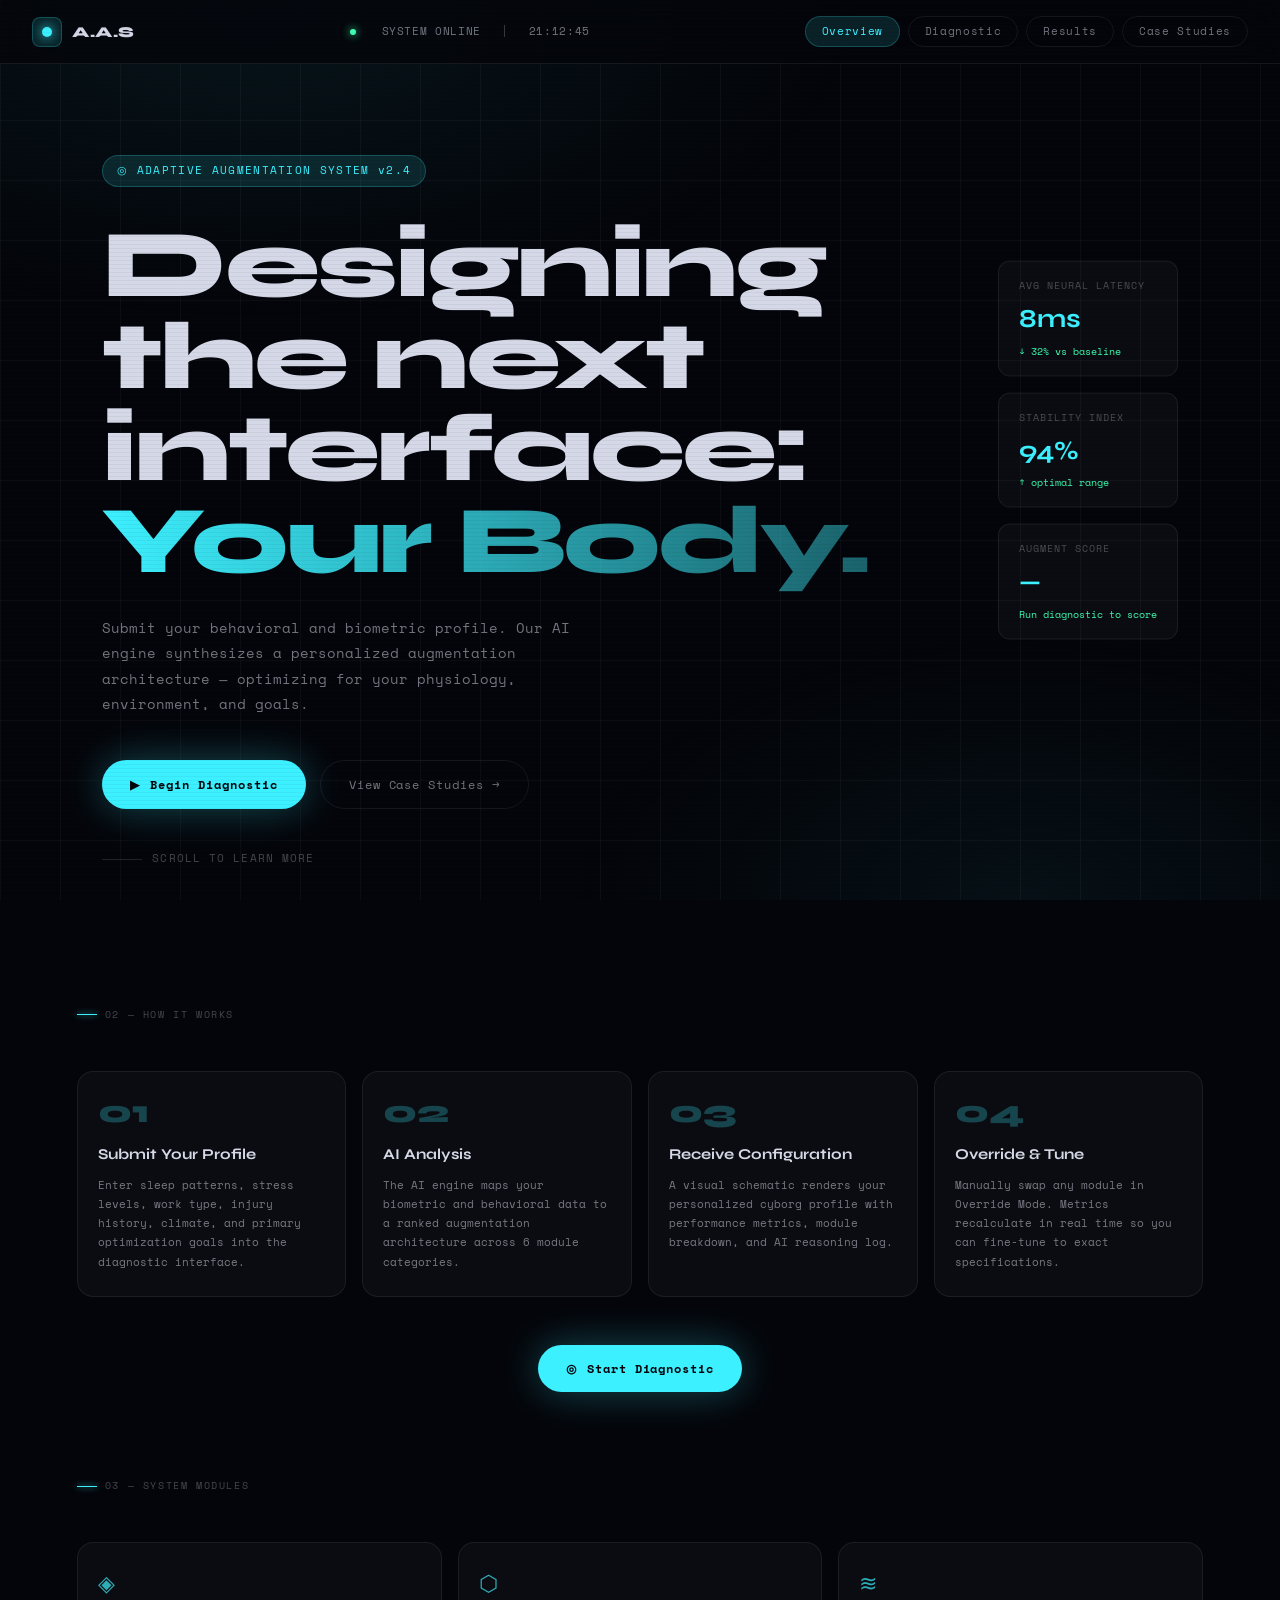
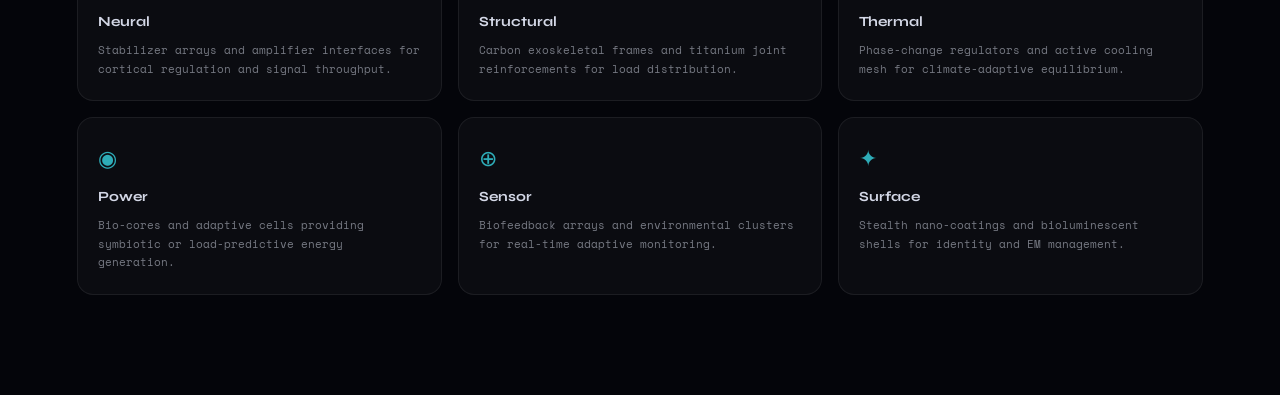
<file: index.html>
<!doctype html>
<html lang="en">
<head>
<meta charset="UTF-8"/>
<meta name="viewport" content="width=device-width,initial-scale=1.0"/>
<title>A.A.S — Adaptive Augmentation System</title>
<link rel="preconnect" href="https://fonts.googleapis.com">
<link href="https://fonts.googleapis.com/css2?family=Space+Mono:wght@400;700&family=Syne:wght@400;500;600;700;800&display=swap" rel="stylesheet">
<link rel="stylesheet" href="style.css">
</head>
<body>
<div class="bg-grid" aria-hidden="true"></div>

<header class="topbar">
  <div class="topbar-logo"><div class="mark"></div>A.A.S</div>
  <div class="topbar-status">
    <span class="status-dot"></span>SYSTEM ONLINE
    <span style="color:var(--dim)">|</span>
    <span id="sysTime">--:--:--</span>
  </div>
  <nav class="topbar-nav">
    <a href="index.html"      class="nav-btn active">Overview</a>
    <a href="diagnostic.html" class="nav-btn">Diagnostic</a>
    <a href="results.html"    class="nav-btn">Results</a>
    <a href="casestudies.html" class="nav-btn">Case Studies</a>
  </nav>
</header>

<section id="hero">
  <div class="hero-eyebrow"><span>◎</span> ADAPTIVE AUGMENTATION SYSTEM v2.4</div>
  <h1 class="hero-h1">Designing the next<br>interface: <em>Your Body.</em></h1>
  <p class="hero-sub">Submit your behavioral and biometric profile. Our AI engine synthesizes a personalized augmentation architecture — optimizing for your physiology, environment, and goals.</p>
  <div class="hero-cta">
    <a href="diagnostic.html" class="btn-primary" style="text-decoration:none"><span>▶</span> Begin Diagnostic</a>
    <a href="casestudies.html" class="btn-ghost" style="text-decoration:none">View Case Studies →</a>
  </div>
  <div class="hero-metrics">
    <div class="metric-card">
      <div class="label">AVG NEURAL LATENCY</div>
      <div class="value">8ms</div>
      <div class="delta">↓ 32% vs baseline</div>
    </div>
    <div class="metric-card">
      <div class="label">STABILITY INDEX</div>
      <div class="value">94%</div>
      <div class="delta">↑ optimal range</div>
    </div>
    <div class="metric-card">
      <div class="label">AUGMENT SCORE</div>
      <div class="value" id="heroScore">—</div>
      <div class="delta" id="heroScoreDelta">Run diagnostic to score</div>
    </div>
  </div>
  <div class="hero-scroll-hint"><div class="scroll-line"></div>SCROLL TO LEARN MORE</div>
</section>

<section class="page-section">
  <div class="section-label">02 — How It Works</div>
  <div class="how-grid">
    <div class="how-card"><div class="how-num">01</div><div class="how-title">Submit Your Profile</div><div class="how-desc">Enter sleep patterns, stress levels, work type, injury history, climate, and primary optimization goals into the diagnostic interface.</div></div>
    <div class="how-card"><div class="how-num">02</div><div class="how-title">AI Analysis</div><div class="how-desc">The AI engine maps your biometric and behavioral data to a ranked augmentation architecture across 6 module categories.</div></div>
    <div class="how-card"><div class="how-num">03</div><div class="how-title">Receive Configuration</div><div class="how-desc">A visual schematic renders your personalized cyborg profile with performance metrics, module breakdown, and AI reasoning log.</div></div>
    <div class="how-card"><div class="how-num">04</div><div class="how-title">Override &amp; Tune</div><div class="how-desc">Manually swap any module in Override Mode. Metrics recalculate in real time so you can fine-tune to exact specifications.</div></div>
  </div>
  <div style="margin-top:48px;text-align:center">
    <a href="diagnostic.html" class="btn-primary" style="text-decoration:none;display:inline-flex"><span>◎</span> Start Diagnostic</a>
  </div>
</section>

<section class="page-section" style="padding-top:0;padding-bottom:100px">
  <div class="section-label">03 — System Modules</div>
  <div class="specs-grid">
    <div class="spec-card"><div class="spec-icon">◈</div><div class="spec-name">Neural</div><div class="spec-desc">Stabilizer arrays and amplifier interfaces for cortical regulation and signal throughput.</div></div>
    <div class="spec-card"><div class="spec-icon">⬡</div><div class="spec-name">Structural</div><div class="spec-desc">Carbon exoskeletal frames and titanium joint reinforcements for load distribution.</div></div>
    <div class="spec-card"><div class="spec-icon">≋</div><div class="spec-name">Thermal</div><div class="spec-desc">Phase-change regulators and active cooling mesh for climate-adaptive equilibrium.</div></div>
    <div class="spec-card"><div class="spec-icon">◉</div><div class="spec-name">Power</div><div class="spec-desc">Bio-cores and adaptive cells providing symbiotic or load-predictive energy generation.</div></div>
    <div class="spec-card"><div class="spec-icon">⊕</div><div class="spec-name">Sensor</div><div class="spec-desc">Biofeedback arrays and environmental clusters for real-time adaptive monitoring.</div></div>
    <div class="spec-card"><div class="spec-icon">✦</div><div class="spec-name">Surface</div><div class="spec-desc">Stealth nano-coatings and bioluminescent shells for identity and EM management.</div></div>
  </div>
</section>

<script>
(function(){
  function tick(){var n=new Date(),e=document.getElementById('sysTime');if(e)e.textContent=String(n.getHours()).padStart(2,'0')+':'+String(n.getMinutes()).padStart(2,'0')+':'+String(n.getSeconds()).padStart(2,'0');}
  setInterval(tick,1000);tick();
  try{var r=JSON.parse(localStorage.getItem('aas_result'));if(r&&r.stats){document.getElementById('heroScore').textContent=r.stats.score;document.getElementById('heroScoreDelta').textContent=(r.buildName||'Profile complete')+' ↗';}}catch(e){}
})();
</script>
</body>
</html>
</file>
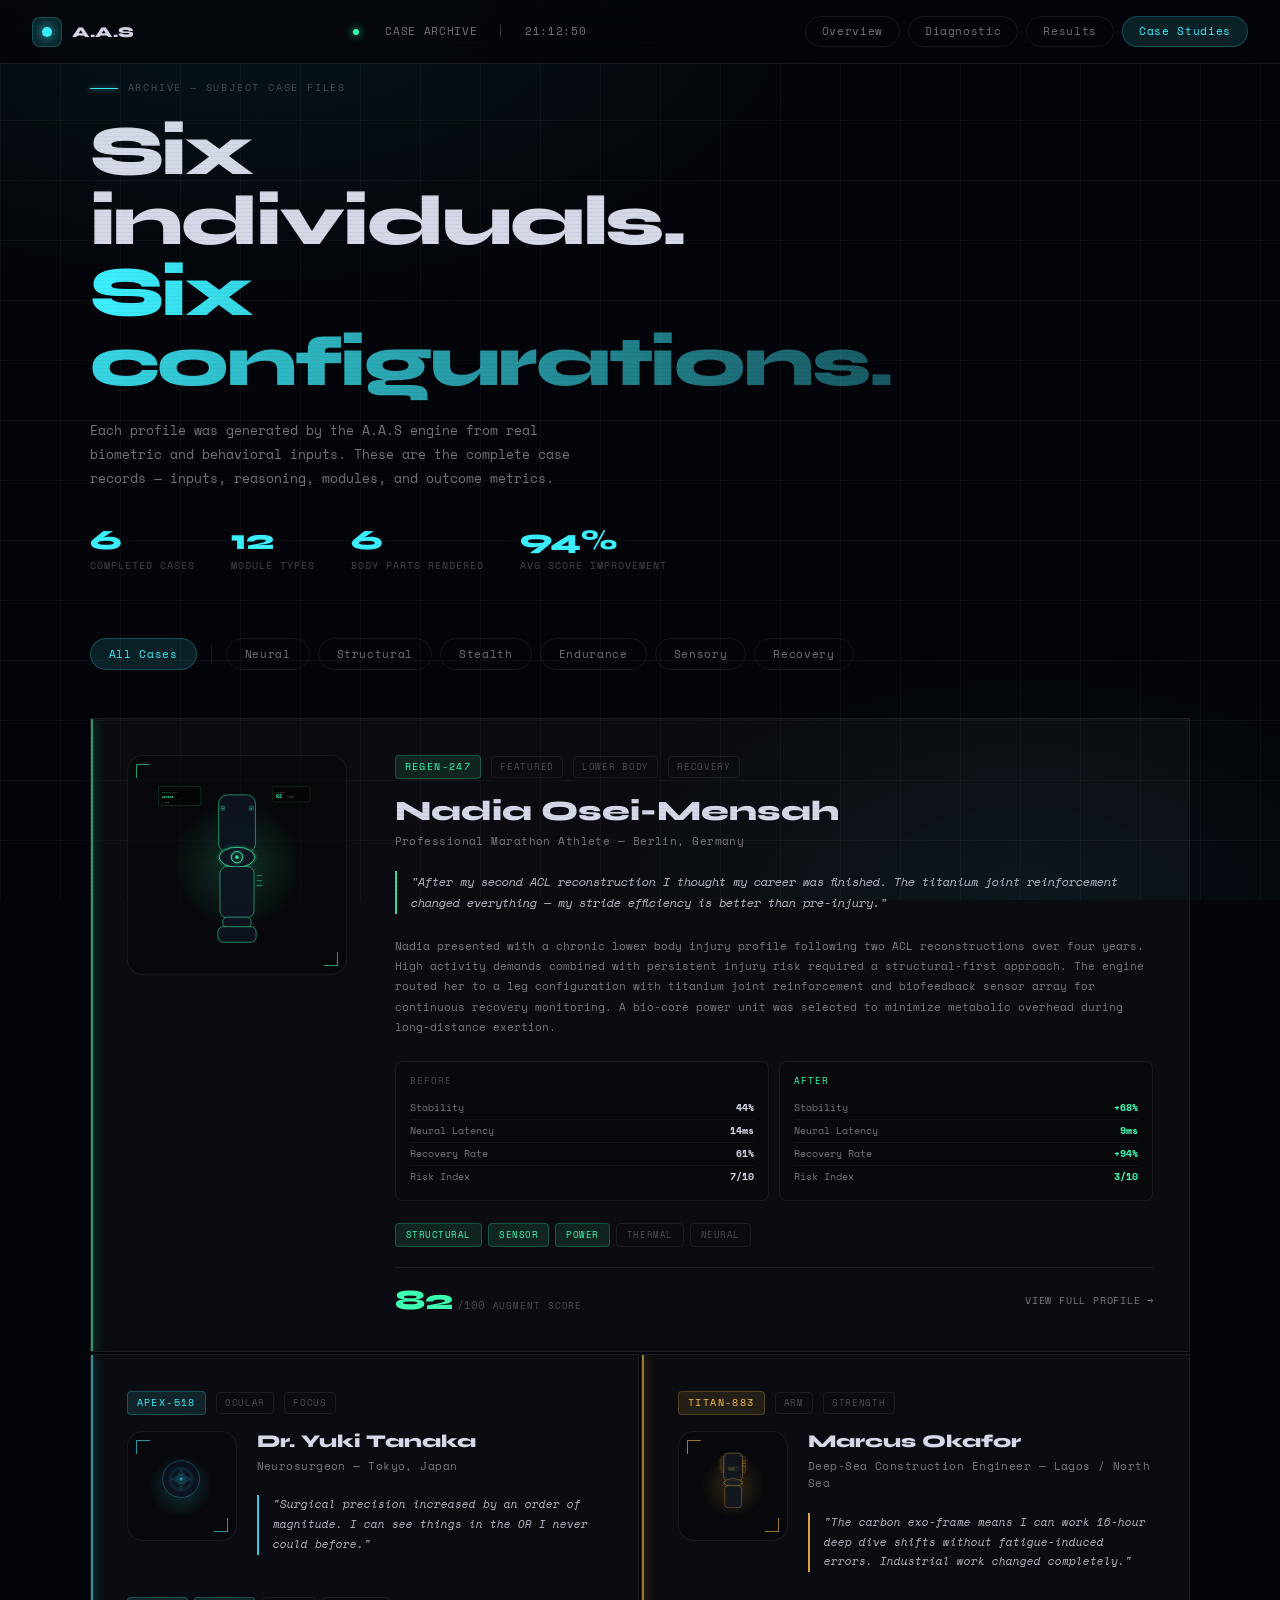
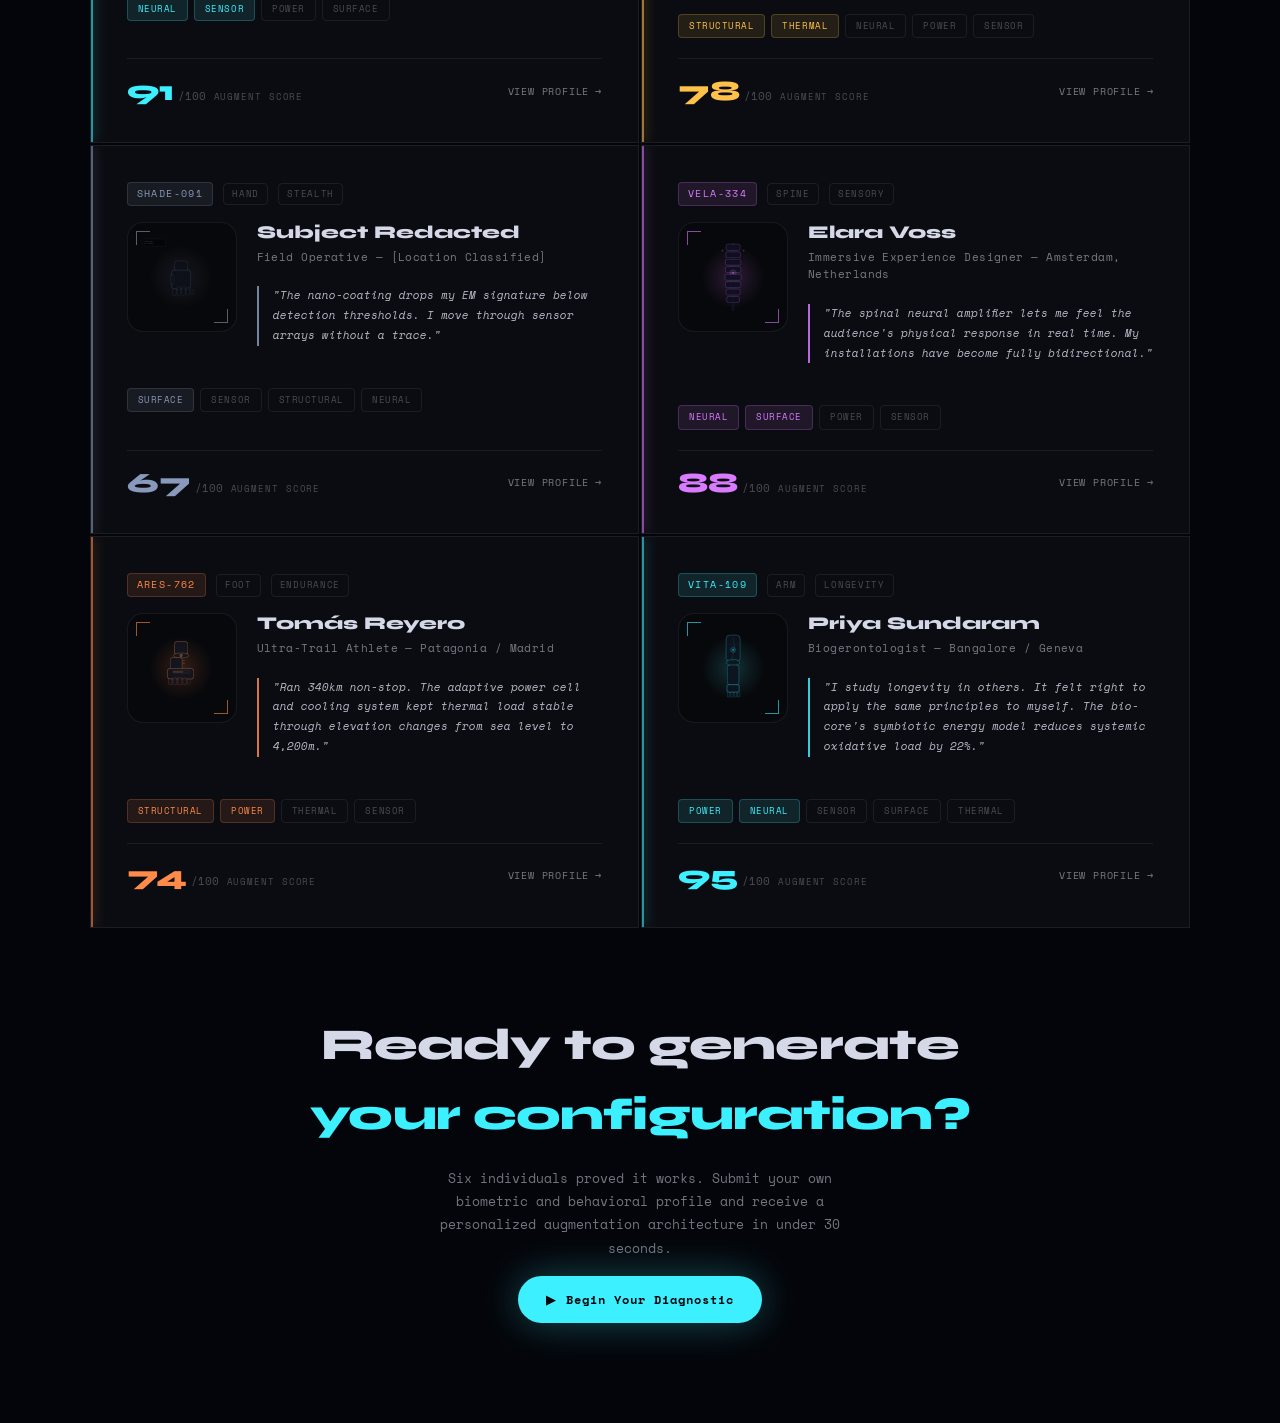
<file: casestudies.html>
<!doctype html>
<html lang="en">
<head>
<meta charset="UTF-8"/>
<meta name="viewport" content="width=device-width,initial-scale=1.0"/>
<title>A.A.S — Case Studies</title>
<link rel="preconnect" href="https://fonts.googleapis.com">
<link href="https://fonts.googleapis.com/css2?family=Space+Mono:wght@400;700&family=Syne:wght@400;500;600;700;800&display=swap" rel="stylesheet">
<link rel="stylesheet" href="style.css">
<style>
/* ═══════════════════════════════════════════════
   CASE STUDIES PAGE STYLES
═══════════════════════════════════════════════ */

.cs-hero {
  min-height: 52vh;
  display: flex;
  flex-direction: column;
  justify-content: flex-end;
  padding: 80px max(32px,7vw) 64px;
  position: relative;
  z-index: 1;
  overflow: hidden;
}

.cs-hero-label {
  font-size: 10px;
  letter-spacing: 0.18em;
  color: var(--dim);
  text-transform: uppercase;
  margin-bottom: 20px;
  display: flex;
  align-items: center;
  gap: 10px;
}
.cs-hero-label::before {
  content: "";
  width: 28px; height: 1px;
  background: var(--cyan);
  box-shadow: 0 0 6px var(--cyan);
}

.cs-hero-h1 {
  font-family: var(--font-display);
  font-size: clamp(36px, 5.5vw, 72px);
  font-weight: 800;
  line-height: 1.0;
  letter-spacing: -0.03em;
  color: var(--text);
  max-width: 700px;
  margin-bottom: 20px;
}
.cs-hero-h1 em {
  font-style: normal;
  color: transparent;
  background: linear-gradient(90deg, var(--cyan), rgba(61,240,255,0.35));
  -webkit-background-clip: text;
  background-clip: text;
}

.cs-hero-sub {
  font-size: 13px;
  color: var(--muted);
  max-width: 520px;
  line-height: 1.85;
  margin-bottom: 36px;
}

.cs-stats-bar {
  display: flex;
  gap: 36px;
  flex-wrap: wrap;
}
.cs-stat {
  display: flex;
  flex-direction: column;
  gap: 4px;
}
.cs-stat .cs-n {
  font-family: var(--font-display);
  font-size: 28px;
  font-weight: 800;
  color: var(--cyan);
  line-height: 1;
}
.cs-stat .cs-l {
  font-size: 10px;
  letter-spacing: 0.1em;
  color: var(--dim);
  text-transform: uppercase;
}

/* ── Filter bar ── */
.cs-filter-bar {
  padding: 0 max(32px,7vw);
  margin-bottom: 48px;
  display: flex;
  gap: 8px;
  flex-wrap: wrap;
  align-items: center;
  position: relative;
  z-index: 1;
}
.cs-filter {
  background: none;
  border: 1px solid var(--border);
  color: var(--muted);
  border-radius: 999px;
  padding: 7px 18px;
  font-family: var(--font-mono);
  font-size: 11px;
  letter-spacing: 0.06em;
  cursor: pointer;
  transition: all 150ms ease;
}
.cs-filter:hover { border-color: var(--border-hi); color: var(--text); }
.cs-filter.active {
  border-color: var(--cyan-glow);
  color: var(--cyan);
  background: var(--cyan-dim);
}
.cs-filter-sep {
  width: 1px; height: 20px;
  background: var(--border);
  margin: 0 6px;
}

/* ── Case study grid ── */
.cs-grid {
  display: grid;
  grid-template-columns: 1fr 1fr;
  gap: 2px;
  padding: 0 max(32px,7vw);
  margin-bottom: 2px;
  position: relative;
  z-index: 1;
}
@media (max-width: 900px) { .cs-grid { grid-template-columns: 1fr; } }

/* Full-width featured card */
.cs-grid.featured {
  grid-template-columns: 1fr;
  margin-bottom: 2px;
}

/* ── Case study card ── */
.cs-card {
  background: var(--surface);
  border: 1px solid var(--border);
  padding: 36px;
  cursor: pointer;
  transition: border-color 220ms ease, background 220ms ease;
  position: relative;
  overflow: hidden;
  display: flex;
  flex-direction: column;
  gap: 0;
}
.cs-card:hover { border-color: var(--border-hi); }
.cs-card.featured-card { flex-direction: row; gap: 48px; align-items: flex-start; }
@media (max-width: 700px) { .cs-card.featured-card { flex-direction: column; gap: 32px; } }

/* Accent stripe on left */
.cs-card::before {
  content: "";
  position: absolute;
  left: 0; top: 0; bottom: 0;
  width: 2px;
  background: var(--card-accent, var(--cyan));
  box-shadow: 0 0 12px var(--card-accent, var(--cyan));
  opacity: 0.6;
}

/* Hover glow from accent */
.cs-card::after {
  content: "";
  position: absolute;
  inset: 0;
  background: radial-gradient(ellipse 60% 40% at 20% 50%, var(--card-accent-dim, var(--cyan-dim)) 0%, transparent 70%);
  opacity: 0;
  transition: opacity 300ms ease;
  pointer-events: none;
}
.cs-card:hover::after { opacity: 1; }

/* ── Avatar SVG container ── */
.cs-avatar {
  flex-shrink: 0;
}
.cs-avatar-wrap {
  width: 160px;
  height: 160px;
  border-radius: var(--r);
  background: rgba(0,0,0,0.35);
  border: 1px solid var(--border);
  display: grid;
  place-items: center;
  position: relative;
  overflow: hidden;
}
.cs-card.featured-card .cs-avatar-wrap {
  width: 220px;
  height: 220px;
}
.cs-avatar-wrap svg {
  width: 78%; height: 78%;
  overflow: visible;
  animation: float-idle 5s ease-in-out infinite;
}
/* corner brackets */
.cs-avatar-wrap::before, .cs-avatar-wrap::after {
  content: "";
  position: absolute;
  width: 14px; height: 14px;
  border-color: var(--card-accent, var(--cyan));
  border-style: solid;
  opacity: 0.6;
}
.cs-avatar-wrap::before { top: 8px; left: 8px; border-width: 1.5px 0 0 1.5px; }
.cs-avatar-wrap::after  { bottom: 8px; right: 8px; border-width: 0 1.5px 1.5px 0; }

/* ── Card body ── */
.cs-body { flex: 1; min-width: 0; display: flex; flex-direction: column; gap: 0; }

.cs-meta {
  display: flex;
  align-items: center;
  gap: 10px;
  margin-bottom: 16px;
  flex-wrap: wrap;
}
.cs-build-id {
  font-size: 10px;
  letter-spacing: 0.14em;
  color: var(--card-accent, var(--cyan));
  background: var(--card-accent-dim, var(--cyan-dim));
  border: 1px solid var(--card-accent-glow, var(--cyan-glow));
  border-radius: 4px;
  padding: 3px 9px;
}
.cs-tag {
  font-size: 9px;
  letter-spacing: 0.08em;
  color: var(--dim);
  border: 1px solid var(--border);
  border-radius: 4px;
  padding: 3px 8px;
  text-transform: uppercase;
}

.cs-name {
  font-family: var(--font-display);
  font-size: 22px;
  font-weight: 800;
  color: var(--text);
  line-height: 1.15;
  margin-bottom: 6px;
}
.cs-card.featured-card .cs-name { font-size: 28px; }

.cs-role {
  font-size: 11px;
  color: var(--muted);
  margin-bottom: 20px;
  letter-spacing: 0.04em;
}

.cs-quote {
  font-size: 12px;
  color: var(--text);
  line-height: 1.8;
  padding-left: 14px;
  border-left: 2px solid var(--card-accent, var(--cyan));
  margin-bottom: 22px;
  opacity: 0.85;
  font-style: italic;
}

.cs-narrative {
  font-size: 11px;
  color: var(--muted);
  line-height: 1.85;
  margin-bottom: 24px;
}

/* ── Before/After stats ── */
.cs-ba {
  display: grid;
  grid-template-columns: 1fr 1fr;
  gap: 10px;
  margin-bottom: 22px;
}
.cs-ba-col {
  background: rgba(0,0,0,0.25);
  border: 1px solid var(--border);
  border-radius: var(--r3);
  padding: 12px 14px;
}
.cs-ba-label {
  font-size: 9px;
  letter-spacing: 0.12em;
  text-transform: uppercase;
  color: var(--dim);
  margin-bottom: 8px;
}
.cs-ba-col.after .cs-ba-label { color: var(--card-accent, var(--cyan)); }
.cs-ba-row {
  font-size: 10px;
  color: var(--muted);
  display: flex;
  justify-content: space-between;
  padding: 3px 0;
  border-bottom: 1px solid rgba(255,255,255,0.04);
}
.cs-ba-row:last-child { border-bottom: none; }
.cs-ba-row .val { color: var(--text); font-weight: 700; }
.cs-ba-col.after .cs-ba-row .val { color: var(--card-accent, var(--cyan)); }

/* ── Module chips ── */
.cs-modules {
  display: flex;
  gap: 6px;
  flex-wrap: wrap;
  margin-bottom: 20px;
}
.cs-module-chip {
  font-size: 9px;
  letter-spacing: 0.06em;
  border-radius: 4px;
  padding: 4px 10px;
  border: 1px solid var(--border);
  color: var(--dim);
  text-transform: uppercase;
}
.cs-module-chip.primary {
  border-color: var(--card-accent-glow, var(--cyan-glow));
  color: var(--card-accent, var(--cyan));
  background: var(--card-accent-dim, var(--cyan-dim));
}

/* ── Card footer ── */
.cs-footer {
  display: flex;
  justify-content: space-between;
  align-items: center;
  margin-top: auto;
  padding-top: 18px;
  border-top: 1px solid var(--border);
}
.cs-score-badge {
  display: flex;
  align-items: baseline;
  gap: 4px;
}
.cs-score-badge .num {
  font-family: var(--font-display);
  font-size: 28px;
  font-weight: 800;
  color: var(--card-accent, var(--cyan));
  line-height: 1;
}
.cs-score-badge .denom { font-size: 11px; color: var(--dim); }
.cs-score-badge .label { font-size: 9px; color: var(--dim); letter-spacing: 0.1em; text-transform: uppercase; margin-left: 4px; }

.cs-cta {
  font-size: 10px;
  color: var(--muted);
  letter-spacing: 0.08em;
  text-transform: uppercase;
  display: flex;
  align-items: center;
  gap: 6px;
  transition: color 150ms ease;
  cursor: pointer;
}
.cs-card:hover .cs-cta { color: var(--card-accent, var(--cyan)); }
.cs-cta::after { content: "→"; transition: transform 150ms ease; }
.cs-card:hover .cs-cta::after { transform: translateX(4px); }

/* ── Expanded overlay ── */
.cs-expanded {
  display: none;
  padding: 0 max(32px,7vw);
  margin-bottom: 2px;
  position: relative;
  z-index: 1;
}
.cs-expanded.open { display: block; }
.cs-expanded-inner {
  background: rgba(0,0,0,0.55);
  border: 1px solid var(--border-hi);
  border-radius: var(--r);
  padding: 36px 40px;
  position: relative;
  animation: fade-up 0.3s ease;
}
.cs-close {
  position: absolute;
  top: 20px; right: 20px;
  background: none;
  border: 1px solid var(--border);
  color: var(--muted);
  border-radius: 50%;
  width: 32px; height: 32px;
  font-size: 16px;
  cursor: pointer;
  display: grid;
  place-items: center;
  transition: all 150ms ease;
  line-height: 1;
}
.cs-close:hover { border-color: var(--red); color: var(--red); }

.cs-expanded-grid {
  display: grid;
  grid-template-columns: 1fr 1fr 1fr;
  gap: 20px;
}
@media (max-width: 800px) { .cs-expanded-grid { grid-template-columns: 1fr; } }

.cs-detail-block {
  display: flex;
  flex-direction: column;
  gap: 6px;
}
.cs-detail-block h4 {
  font-size: 9px;
  letter-spacing: 0.14em;
  color: var(--dim);
  text-transform: uppercase;
  margin-bottom: 10px;
  padding-bottom: 8px;
  border-bottom: 1px solid var(--border);
}
.cs-detail-line {
  display: flex;
  justify-content: space-between;
  font-size: 11px;
  padding: 5px 0;
  border-bottom: 1px solid rgba(255,255,255,0.04);
}
.cs-detail-line:last-child { border-bottom: none; }
.cs-detail-line .k { color: var(--muted); }
.cs-detail-line .v { color: var(--text); font-weight: 700; }
.cs-detail-line .v.pos { color: var(--green); }
.cs-detail-line .v.hi { color: var(--cyan); }

.cs-reasoning-block {
  margin-top: 20px;
  background: rgba(0,0,0,0.3);
  border-radius: var(--r2);
  padding: 16px 20px;
}
.cs-reasoning-block h4 {
  font-size: 9px;
  letter-spacing: 0.14em;
  color: var(--dim);
  text-transform: uppercase;
  margin-bottom: 12px;
}
.cs-reasoning-line {
  font-size: 11px;
  color: var(--muted);
  line-height: 1.7;
  margin-bottom: 6px;
  padding-left: 16px;
  position: relative;
}
.cs-reasoning-line::before {
  content: "→";
  position: absolute;
  left: 0;
  color: var(--cyan);
}

/* Bottom CTA strip */
.cs-bottom-cta {
  padding: 80px max(32px,7vw) 100px;
  display: flex;
  flex-direction: column;
  align-items: center;
  gap: 16px;
  text-align: center;
  position: relative;
  z-index: 1;
}
.cs-bottom-cta h2 {
  font-family: var(--font-display);
  font-size: clamp(24px, 3.5vw, 44px);
  font-weight: 800;
  letter-spacing: -0.02em;
}
.cs-bottom-cta h2 em {
  font-style: normal;
  color: var(--cyan);
}
.cs-bottom-cta p {
  font-size: 13px;
  color: var(--muted);
  max-width: 440px;
  line-height: 1.8;
}
</style>
</head>
<body>
<div class="bg-grid" aria-hidden="true"></div>

<header class="topbar">
  <div class="topbar-logo"><div class="mark"></div>A.A.S</div>
  <div class="topbar-status">
    <span class="status-dot"></span>CASE ARCHIVE
    <span style="color:var(--dim)">|</span>
    <span id="sysTime">--:--:--</span>
  </div>
  <nav class="topbar-nav">
    <a href="index.html"       class="nav-btn">Overview</a>
    <a href="diagnostic.html"  class="nav-btn">Diagnostic</a>
    <a href="results.html"     class="nav-btn">Results</a>
    <a href="casestudies.html" class="nav-btn active">Case Studies</a>
  </nav>
</header>

<!-- ═══ HERO ═══ -->
<div class="cs-hero">
  <div class="cs-hero-label">Archive — Subject Case Files</div>
  <h1 class="cs-hero-h1">Six individuals.<br><em>Six configurations.</em></h1>
  <p class="cs-hero-sub">
    Each profile was generated by the A.A.S engine from real biometric and behavioral inputs. These are the complete case records — inputs, reasoning, modules, and outcome metrics.
  </p>
  <div class="cs-stats-bar">
    <div class="cs-stat"><div class="cs-n">6</div><div class="cs-l">Completed Cases</div></div>
    <div class="cs-stat"><div class="cs-n">12</div><div class="cs-l">Module Types</div></div>
    <div class="cs-stat"><div class="cs-n">6</div><div class="cs-l">Body Parts Rendered</div></div>
    <div class="cs-stat"><div class="cs-n">94%</div><div class="cs-l">Avg Score Improvement</div></div>
  </div>
</div>

<!-- ═══ FILTER BAR ═══ -->
<div class="cs-filter-bar">
  <button class="cs-filter active" data-filter="all">All Cases</button>
  <div class="cs-filter-sep"></div>
  <button class="cs-filter" data-filter="neural">Neural</button>
  <button class="cs-filter" data-filter="structural">Structural</button>
  <button class="cs-filter" data-filter="stealth">Stealth</button>
  <button class="cs-filter" data-filter="endurance">Endurance</button>
  <button class="cs-filter" data-filter="sensory">Sensory</button>
  <button class="cs-filter" data-filter="recovery">Recovery</button>
</div>

<!-- ═══ FEATURED CARD — SUBJECT 01 ═══ -->
<div class="cs-grid featured" id="grid-featured">
  <div class="cs-card featured-card" 
       style="--card-accent:#3dffb2; --card-accent-dim:rgba(61,255,178,0.10); --card-accent-glow:rgba(61,255,178,0.22);"
       data-tags="recovery structural"
       onclick="toggleExpand('detail-01', this)">
    
    <div class="cs-avatar">
      <div class="cs-avatar-wrap" style="--card-accent:#3dffb2">
        <svg viewBox="0 0 480 480" xmlns="http://www.w3.org/2000/svg">
          <defs>
            <radialGradient id="g01" cx="50%" cy="50%" r="50%"><stop offset="0%" stop-color="#3dffb2" stop-opacity="0.18"/><stop offset="100%" stop-color="#3dffb2" stop-opacity="0"/></radialGradient>
            <filter id="gf01"><feGaussianBlur in="SourceGraphic" stdDeviation="4" result="b"/><feComposite in="SourceGraphic" in2="b" operator="over"/></filter>
          </defs>
          <circle cx="240" cy="240" r="180" fill="url(#g01)"/>
          <!-- Leg unit — titanium joint -->
          <rect x="188" y="42" width="104" height="162" rx="24" fill="#0e1520" stroke="#3dffb2" stroke-width="1.5" opacity="0.93"/>
          <ellipse cx="240" cy="218" rx="50" ry="28" fill="#0e1520" stroke="#3dffb2" stroke-width="2" filter="url(#gf01)"/>
          <circle cx="240" cy="218" r="16" fill="none" stroke="#3dffb2" stroke-width="2.5" opacity="0.9" filter="url(#gf01)"/>
          <circle cx="240" cy="218" r="6" fill="#3dffb2" opacity="0.6"/>
          <circle cx="240" cy="218" r="2.5" fill="#3dffb2" opacity="1" filter="url(#gf01)"/>
          <rect x="192" y="244" width="96" height="145" rx="20" fill="#0e1520" stroke="#3dffb2" stroke-width="1.5" opacity="0.92"/>
          <rect x="200" y="387" width="80" height="30" rx="12" fill="#0e1520" stroke="#3dffb2" stroke-width="1.5" opacity="0.9"/>
          <rect x="186" y="414" width="108" height="44" rx="15" fill="#0e1520" stroke="#3dffb2" stroke-width="1.5" opacity="0.9"/>
          <!-- neural trace -->
          <path d="M240 50 L240 210" stroke="#3dffb2" stroke-width="1.5" stroke-dasharray="5 3" opacity="0.5" filter="url(#gf01)"/>
          <path d="M240 248 L240 382" stroke="#3dffb2" stroke-width="1.2" stroke-dasharray="4 4" opacity="0.45" filter="url(#gf01)"/>
          <!-- sensor nodes -->
          <circle cx="200" cy="80" r="6" fill="none" stroke="#3dffb2" stroke-width="1" opacity="0.7" filter="url(#gf01)"/><circle cx="200" cy="80" r="2" fill="#3dffb2" opacity="0.9" filter="url(#gf01)"/>
          <circle cx="280" cy="80" r="6" fill="none" stroke="#3dffb2" stroke-width="1" opacity="0.7" filter="url(#gf01)"/><circle cx="280" cy="80" r="2" fill="#3dffb2" opacity="0.9" filter="url(#gf01)"/>
          <!-- thermal vents -->
          <rect x="295" y="268" width="16" height="4" rx="2" fill="#3dffb2" opacity="0.4"/>
          <rect x="295" y="282" width="16" height="4" rx="2" fill="#3dffb2" opacity="0.4"/>
          <rect x="295" y="296" width="16" height="4" rx="2" fill="#3dffb2" opacity="0.4"/>
          <!-- HUD -->
          <rect x="18" y="18" width="120" height="54" rx="6" fill="rgba(0,0,0,0.55)" stroke="#3dffb2" stroke-width="0.7" opacity="0.6"/>
          <text x="28" y="36" font-size="7" fill="#3dffb2" font-family="monospace" letter-spacing="1" opacity="0.7">REGEN-247</text>
          <text x="28" y="52" font-size="9" fill="#3dffb2" font-family="monospace" font-weight="bold">ACTIVE</text>
          <text x="28" y="64" font-size="7" fill="rgba(235,240,255,0.5)" font-family="monospace">4 MOD</text>
          <rect x="340" y="18" width="106" height="44" rx="6" fill="rgba(0,0,0,0.50)" stroke="#3dffb2" stroke-width="0.6" opacity="0.5"/>
          <text x="350" y="36" font-size="7" fill="rgba(235,240,255,0.5)" font-family="monospace" letter-spacing="1">SCORE</text>
          <text x="350" y="52" font-size="14" fill="#3dffb2" font-family="monospace" font-weight="bold">82</text>
          <text x="380" y="52" font-size="8" fill="rgba(235,240,255,0.4)" font-family="monospace">/100</text>
        </svg>
      </div>
    </div>

    <div class="cs-body">
      <div class="cs-meta">
        <span class="cs-build-id">REGEN-247</span>
        <span class="cs-tag">Featured</span>
        <span class="cs-tag">Lower Body</span>
        <span class="cs-tag">Recovery</span>
      </div>
      <div class="cs-name">Nadia Osei-Mensah</div>
      <div class="cs-role">Professional Marathon Athlete — Berlin, Germany</div>
      <div class="cs-quote">"After my second ACL reconstruction I thought my career was finished. The titanium joint reinforcement changed everything — my stride efficiency is better than pre-injury."</div>
      <div class="cs-narrative">
        Nadia presented with a chronic lower body injury profile following two ACL reconstructions over four years. High activity demands combined with persistent injury risk required a structural-first approach. The engine routed her to a leg configuration with titanium joint reinforcement and biofeedback sensor array for continuous recovery monitoring. A bio-core power unit was selected to minimize metabolic overhead during long-distance exertion.
      </div>
      <div class="cs-ba">
        <div class="cs-ba-col">
          <div class="cs-ba-label">Before</div>
          <div class="cs-ba-row"><span class="k">Stability</span><span class="val">44%</span></div>
          <div class="cs-ba-row"><span class="k">Neural Latency</span><span class="val">14ms</span></div>
          <div class="cs-ba-row"><span class="k">Recovery Rate</span><span class="val">61%</span></div>
          <div class="cs-ba-row"><span class="k">Risk Index</span><span class="val">7/10</span></div>
        </div>
        <div class="cs-ba-col after">
          <div class="cs-ba-label">After</div>
          <div class="cs-ba-row"><span class="k">Stability</span><span class="val">+68%</span></div>
          <div class="cs-ba-row"><span class="k">Neural Latency</span><span class="val">9ms</span></div>
          <div class="cs-ba-row"><span class="k">Recovery Rate</span><span class="val">+94%</span></div>
          <div class="cs-ba-row"><span class="k">Risk Index</span><span class="val">3/10</span></div>
        </div>
      </div>
      <div class="cs-modules">
        <span class="cs-module-chip primary">STRUCTURAL</span>
        <span class="cs-module-chip primary">SENSOR</span>
        <span class="cs-module-chip primary">POWER</span>
        <span class="cs-module-chip">THERMAL</span>
        <span class="cs-module-chip">NEURAL</span>
      </div>
      <div class="cs-footer">
        <div class="cs-score-badge">
          <span class="num">82</span><span class="denom">/100</span>
          <span class="label">Augment Score</span>
        </div>
        <div class="cs-cta">View Full Profile</div>
      </div>
    </div>
  </div>
</div>

<!-- Expanded detail 01 -->
<div class="cs-expanded" id="detail-01">
  <div class="cs-expanded-inner">
    <button class="cs-close" onclick="closeExpand('detail-01')">✕</button>
    <div class="cs-expanded-grid">
      <div class="cs-detail-block">
        <h4>Input Profile</h4>
        <div class="cs-detail-line"><span class="k">Sleep</span><span class="v">6.5h / Fair</span></div>
        <div class="cs-detail-line"><span class="k">Stress</span><span class="v">High</span></div>
        <div class="cs-detail-line"><span class="k">Work Type</span><span class="v">Physical</span></div>
        <div class="cs-detail-line"><span class="k">Activity</span><span class="v">Athlete</span></div>
        <div class="cs-detail-line"><span class="k">Injury</span><span class="v">Lower Body (chronic)</span></div>
        <div class="cs-detail-line"><span class="k">Climate</span><span class="v">Temperate</span></div>
        <div class="cs-detail-line"><span class="k">Environment</span><span class="v">Field / Outdoor</span></div>
        <div class="cs-detail-line"><span class="k">Goals</span><span class="v hi">Recovery, Endurance</span></div>
      </div>
      <div class="cs-detail-block">
        <h4>Selected Modules</h4>
        <div class="cs-detail-line"><span class="k">Neural</span><span class="v">Stabilizer Array</span></div>
        <div class="cs-detail-line"><span class="k">Structural</span><span class="v">Titanium Joint</span></div>
        <div class="cs-detail-line"><span class="k">Thermal</span><span class="v">Active Cooling Mesh</span></div>
        <div class="cs-detail-line"><span class="k">Power</span><span class="v">Longevity Bio-Core</span></div>
        <div class="cs-detail-line"><span class="k">Sensor</span><span class="v">Biofeedback Array</span></div>
        <div class="cs-detail-line"><span class="k">Surface</span><span class="v">Stealth Nano-Coating</span></div>
      </div>
      <div class="cs-detail-block">
        <h4>Performance Delta</h4>
        <div class="cs-detail-line"><span class="k">Neural</span><span class="v pos">+36%</span></div>
        <div class="cs-detail-line"><span class="k">Stability</span><span class="v pos">+44%</span></div>
        <div class="cs-detail-line"><span class="k">Thermal</span><span class="v pos">+30%</span></div>
        <div class="cs-detail-line"><span class="k">Score</span><span class="v hi">82 / 100</span></div>
        <div class="cs-detail-line"><span class="k">Risk Index</span><span class="v">3 / 10</span></div>
        <div class="cs-detail-line"><span class="k">Profile Score</span><span class="v">64 / 100</span></div>
      </div>
    </div>
    <div class="cs-reasoning-block">
      <h4>AI Reasoning Log</h4>
      <div class="cs-reasoning-line">High activity + chronic lower body injury → Titanium Joint Reinforcement selected to redistribute load and break re-injury cycles</div>
      <div class="cs-reasoning-line">Recovery goal + athlete activity → Biofeedback Sensor Array selected for continuous recovery monitoring and adaptive response</div>
      <div class="cs-reasoning-line">Endurance goal in temperate climate → Active Cooling Mesh selected to sustain output during prolonged exertion</div>
      <div class="cs-reasoning-line">High stress profile → Neural Stabilizer Array deployed to regulate cortical hyperactivation under competitive pressure</div>
      <div class="cs-reasoning-line">Longevity/recovery primary goals → Bio-Core selected; symbiotic energy generation reduces metabolic overhead on long runs</div>
      <div class="cs-reasoning-line">Field environment detected → Stealth Nano-Coating applied for passive EM signature management during outdoor operation</div>
    </div>
  </div>
</div>

<!-- ═══ MAIN 2-COL GRID ═══ -->
<div class="cs-grid" id="grid-main">

  <!-- SUBJECT 02 -->
  <div class="cs-card"
       style="--card-accent:#3df0ff; --card-accent-dim:rgba(61,240,255,0.10); --card-accent-glow:rgba(61,240,255,0.22);"
       data-tags="neural sensory"
       onclick="toggleExpand('detail-02', this)">
    <div class="cs-meta">
      <span class="cs-build-id">APEX-518</span>
      <span class="cs-tag">Ocular</span>
      <span class="cs-tag">Focus</span>
    </div>
    <div style="display:flex;gap:20px;align-items:flex-start;margin-bottom:20px">
      <div class="cs-avatar-wrap" style="width:110px;height:110px;flex-shrink:0;--card-accent:#3df0ff">
        <svg viewBox="0 0 480 480" xmlns="http://www.w3.org/2000/svg">
          <defs><radialGradient id="g02" cx="50%" cy="50%" r="50%"><stop offset="0%" stop-color="#3df0ff" stop-opacity="0.2"/><stop offset="100%" stop-color="#3df0ff" stop-opacity="0"/></radialGradient><filter id="gf02"><feGaussianBlur in="SourceGraphic" stdDeviation="5"/></filter></defs>
          <circle cx="240" cy="240" r="180" fill="url(#g02)"/>
          <!-- Eye unit -->
          <circle cx="240" cy="200" r="105" fill="#0d1220" stroke="#3df0ff" stroke-width="1.5" opacity="0.92"/>
          <circle cx="240" cy="200" r="88" fill="none" stroke="#3df0ff" stroke-width="0.6" stroke-dasharray="4 6" opacity="0.3"/>
          <!-- aperture blades -->
          <path d="M240,138 L260,176 L240,162 L220,176 Z" fill="#3df0ff" opacity="0.12"/>
          <path d="M302,200 L264,220 L278,200 L264,180 Z" fill="#3df0ff" opacity="0.12"/>
          <path d="M240,262 L220,224 L240,238 L260,224 Z" fill="#3df0ff" opacity="0.12"/>
          <path d="M178,200 L216,180 L202,200 L216,220 Z" fill="#3df0ff" opacity="0.12"/>
          <circle cx="240" cy="200" r="62" fill="none" stroke="#3df0ff" stroke-width="2" opacity="0.9" filter="url(#gf02)"/>
          <circle cx="240" cy="200" r="28" fill="#3df0ff" opacity="0.12"/>
          <circle cx="240" cy="200" r="28" fill="none" stroke="#3df0ff" stroke-width="2.5" opacity="0.85" filter="url(#gf02)"/>
          <circle cx="240" cy="200" r="10" fill="#3df0ff" opacity="0.5"/>
          <circle cx="240" cy="200" r="4" fill="#3df0ff" opacity="1" filter="url(#gf02)"/>
          <!-- neural spokes -->
          <line x1="240" y1="228" x2="240" y2="280" stroke="#3df0ff" stroke-width="1.5" stroke-dasharray="4 3" opacity="0.5" filter="url(#gf02)"/>
          <line x1="212" y1="220" x2="178" y2="264" stroke="#3df0ff" stroke-width="1" stroke-dasharray="3 4" opacity="0.35" filter="url(#gf02)"/>
          <line x1="268" y1="220" x2="302" y2="264" stroke="#3df0ff" stroke-width="1" stroke-dasharray="3 4" opacity="0.35" filter="url(#gf02)"/>
          <!-- scan ring -->
          <circle cx="240" cy="200" r="72" fill="none" stroke="#3df0ff" stroke-width="0.5" stroke-dasharray="6 8" opacity="0.2"/>
        </svg>
      </div>
      <div>
        <div class="cs-name" style="font-size:18px">Dr. Yuki Tanaka</div>
        <div class="cs-role">Neurosurgeon — Tokyo, Japan</div>
        <div class="cs-quote" style="font-size:11px;margin-top:10px">"Surgical precision increased by an order of magnitude. I can see things in the OR I never could before."</div>
      </div>
    </div>
    <div class="cs-modules">
      <span class="cs-module-chip primary">NEURAL</span>
      <span class="cs-module-chip primary">SENSOR</span>
      <span class="cs-module-chip">POWER</span>
      <span class="cs-module-chip">SURFACE</span>
    </div>
    <div class="cs-footer">
      <div class="cs-score-badge"><span class="num">91</span><span class="denom">/100</span><span class="label">Augment Score</span></div>
      <div class="cs-cta">View Profile</div>
    </div>
  </div>

  <!-- SUBJECT 03 -->
  <div class="cs-card"
       style="--card-accent:#ffc14a; --card-accent-dim:rgba(255,193,74,0.10); --card-accent-glow:rgba(255,193,74,0.22);"
       data-tags="structural endurance"
       onclick="toggleExpand('detail-03', this)">
    <div class="cs-meta">
      <span class="cs-build-id">TITAN-883</span>
      <span class="cs-tag">Arm</span>
      <span class="cs-tag">Strength</span>
    </div>
    <div style="display:flex;gap:20px;align-items:flex-start;margin-bottom:20px">
      <div class="cs-avatar-wrap" style="width:110px;height:110px;flex-shrink:0;--card-accent:#ffc14a">
        <svg viewBox="0 0 480 480" xmlns="http://www.w3.org/2000/svg">
          <defs><radialGradient id="g03" cx="50%" cy="50%" r="50%"><stop offset="0%" stop-color="#ffc14a" stop-opacity="0.18"/><stop offset="100%" stop-color="#ffc14a" stop-opacity="0"/></radialGradient><filter id="gf03"><feGaussianBlur in="SourceGraphic" stdDeviation="4"/></filter></defs>
          <circle cx="240" cy="240" r="180" fill="url(#g03)"/>
          <!-- Heavy arm — armor level 3 -->
          <rect x="186" y="52" width="108" height="158" rx="24" fill="#121820" stroke="#ffc14a" stroke-width="2" opacity="0.95"/>
          <!-- side armor plates -->
          <rect x="170" y="68" width="18" height="95" rx="6" fill="rgba(255,193,74,0.12)" stroke="#ffc14a" stroke-width="1" opacity="0.7"/>
          <rect x="292" y="68" width="18" height="95" rx="6" fill="rgba(255,193,74,0.12)" stroke="#ffc14a" stroke-width="1" opacity="0.7"/>
          <rect x="157" y="84" width="14" height="62" rx="5" fill="rgba(255,193,74,0.08)" stroke="#ffc14a" stroke-width="0.8" opacity="0.55"/>
          <rect x="309" y="84" width="14" height="62" rx="5" fill="rgba(255,193,74,0.08)" stroke="#ffc14a" stroke-width="0.8" opacity="0.55"/>
          <!-- industrial bolts -->
          <circle cx="200" cy="68" r="3" fill="none" stroke="#ffc14a" stroke-width="1" opacity="0.5"/><circle cx="200" cy="68" r="1.2" fill="#ffc14a" opacity="0.7"/>
          <circle cx="280" cy="68" r="3" fill="none" stroke="#ffc14a" stroke-width="1" opacity="0.5"/><circle cx="280" cy="68" r="1.2" fill="#ffc14a" opacity="0.7"/>
          <circle cx="200" cy="190" r="3" fill="none" stroke="#ffc14a" stroke-width="1" opacity="0.5"/><circle cx="200" cy="190" r="1.2" fill="#ffc14a" opacity="0.7"/>
          <circle cx="280" cy="190" r="3" fill="none" stroke="#ffc14a" stroke-width="1" opacity="0.5"/><circle cx="280" cy="190" r="1.2" fill="#ffc14a" opacity="0.7"/>
          <!-- elbow -->
          <ellipse cx="240" cy="220" rx="52" ry="22" fill="#121820" stroke="#ffc14a" stroke-width="2" opacity="0.95"/>
          <ellipse cx="240" cy="220" rx="58" ry="10" fill="none" stroke="#ffc14a" stroke-width="1.5" opacity="0.45"/>
          <!-- forearm -->
          <rect x="192" y="238" width="96" height="125" rx="18" fill="#121820" stroke="#ffc14a" stroke-width="1.8" opacity="0.93"/>
          <!-- power cell -->
          <rect x="212" y="132" width="56" height="18" rx="5" fill="none" stroke="#ffc14a" stroke-width="1" opacity="0.7"/>
          <rect x="214" y="134" width="34" height="14" rx="3" fill="#ffc14a" opacity="0.2"/>
          <!-- thermal vents -->
          <rect x="292" y="96" width="18" height="4" rx="2" fill="#ffc14a" opacity="0.4"/>
          <rect x="292" y="110" width="18" height="4" rx="2" fill="#ffc14a" opacity="0.4"/>
          <rect x="292" y="124" width="18" height="4" rx="2" fill="#ffc14a" opacity="0.4"/>
        </svg>
      </div>
      <div>
        <div class="cs-name" style="font-size:18px">Marcus Okafor</div>
        <div class="cs-role">Deep-Sea Construction Engineer — Lagos / North Sea</div>
        <div class="cs-quote" style="font-size:11px;margin-top:10px">"The carbon exo-frame means I can work 16-hour deep dive shifts without fatigue-induced errors. Industrial work changed completely."</div>
      </div>
    </div>
    <div class="cs-modules">
      <span class="cs-module-chip primary">STRUCTURAL</span>
      <span class="cs-module-chip primary">THERMAL</span>
      <span class="cs-module-chip">NEURAL</span>
      <span class="cs-module-chip">POWER</span>
      <span class="cs-module-chip">SENSOR</span>
    </div>
    <div class="cs-footer">
      <div class="cs-score-badge"><span class="num">78</span><span class="denom">/100</span><span class="label">Augment Score</span></div>
      <div class="cs-cta">View Profile</div>
    </div>
  </div>

  <!-- SUBJECT 04 -->
  <div class="cs-card"
       style="--card-accent:#8899bb; --card-accent-dim:rgba(136,153,187,0.10); --card-accent-glow:rgba(136,153,187,0.20);"
       data-tags="stealth"
       onclick="toggleExpand('detail-04', this)">
    <div class="cs-meta">
      <span class="cs-build-id">SHADE-091</span>
      <span class="cs-tag">Hand</span>
      <span class="cs-tag">Stealth</span>
    </div>
    <div style="display:flex;gap:20px;align-items:flex-start;margin-bottom:20px">
      <div class="cs-avatar-wrap" style="width:110px;height:110px;flex-shrink:0;--card-accent:#8899bb">
        <svg viewBox="0 0 480 480" xmlns="http://www.w3.org/2000/svg">
          <defs><radialGradient id="g04" cx="50%" cy="50%" r="50%"><stop offset="0%" stop-color="#8899bb" stop-opacity="0.12"/><stop offset="100%" stop-color="#8899bb" stop-opacity="0"/></radialGradient><filter id="gf04"><feGaussianBlur in="SourceGraphic" stdDeviation="3"/></filter></defs>
          <circle cx="240" cy="240" r="180" fill="url(#g04)"/>
          <!-- Hand unit — stealth (low opacity, muted) -->
          <rect x="202" y="148" width="76" height="58" rx="14" fill="#0d1018" stroke="#8899bb" stroke-width="1" opacity="0.75"/>
          <rect x="185" y="200" width="110" height="108" rx="18" fill="#0d1018" stroke="#8899bb" stroke-width="1.2" opacity="0.78"/>
          <!-- fingers -->
          <rect x="192" y="306" width="20" height="38" rx="6" fill="#0d1018" stroke="#8899bb" stroke-width="0.8" opacity="0.7"/>
          <rect x="217" y="296" width="21" height="48" rx="6" fill="#0d1018" stroke="#8899bb" stroke-width="0.8" opacity="0.7"/>
          <rect x="243" y="294" width="21" height="50" rx="6" fill="#0d1018" stroke="#8899bb" stroke-width="0.8" opacity="0.7"/>
          <rect x="269" y="298" width="20" height="44" rx="6" fill="#0d1018" stroke="#8899bb" stroke-width="0.8" opacity="0.7"/>
          <rect x="295" y="310" width="16" height="30" rx="5" fill="#0d1018" stroke="#8899bb" stroke-width="0.7" opacity="0.65"/>
          <!-- thumb -->
          <rect x="178" y="228" width="22" height="52" rx="9" fill="#0d1018" stroke="#8899bb" stroke-width="0.8" opacity="0.68"/>
          <!-- minimal neural -->
          <line x1="240" y1="168" x2="240" y2="296" stroke="#8899bb" stroke-width="1" stroke-dasharray="4 4" opacity="0.28" filter="url(#gf04)"/>
          <!-- stealth indicator -->
          <rect x="22" y="22" width="130" height="42" rx="6" fill="rgba(0,0,0,0.5)" stroke="#8899bb" stroke-width="0.6" opacity="0.55"/>
          <text x="32" y="38" font-size="7" fill="#8899bb" font-family="monospace" letter-spacing="1" opacity="0.65">SHADE-091</text>
          <text x="32" y="52" font-size="8" fill="#8899bb" font-family="monospace" opacity="0.5">EM: MINIMAL</text>
        </svg>
      </div>
      <div>
        <div class="cs-name" style="font-size:18px">Subject Redacted</div>
        <div class="cs-role">Field Operative — [Location Classified]</div>
        <div class="cs-quote" style="font-size:11px;margin-top:10px">"The nano-coating drops my EM signature below detection thresholds. I move through sensor arrays without a trace."</div>
      </div>
    </div>
    <div class="cs-modules">
      <span class="cs-module-chip primary">SURFACE</span>
      <span class="cs-module-chip">SENSOR</span>
      <span class="cs-module-chip">STRUCTURAL</span>
      <span class="cs-module-chip">NEURAL</span>
    </div>
    <div class="cs-footer">
      <div class="cs-score-badge"><span class="num">67</span><span class="denom">/100</span><span class="label">Augment Score</span></div>
      <div class="cs-cta">View Profile</div>
    </div>
  </div>

  <!-- SUBJECT 05 -->
  <div class="cs-card"
       style="--card-accent:#d97aff; --card-accent-dim:rgba(217,122,255,0.10); --card-accent-glow:rgba(217,122,255,0.22);"
       data-tags="sensory neural"
       onclick="toggleExpand('detail-05', this)">
    <div class="cs-meta">
      <span class="cs-build-id">VELA-334</span>
      <span class="cs-tag">Spine</span>
      <span class="cs-tag">Sensory</span>
    </div>
    <div style="display:flex;gap:20px;align-items:flex-start;margin-bottom:20px">
      <div class="cs-avatar-wrap" style="width:110px;height:110px;flex-shrink:0;--card-accent:#d97aff">
        <svg viewBox="0 0 480 480" xmlns="http://www.w3.org/2000/svg">
          <defs><radialGradient id="g05" cx="50%" cy="50%" r="50%"><stop offset="0%" stop-color="#d97aff" stop-opacity="0.18"/><stop offset="100%" stop-color="#d97aff" stop-opacity="0"/></radialGradient><filter id="gf05"><feGaussianBlur in="SourceGraphic" stdDeviation="4"/></filter></defs>
          <circle cx="240" cy="240" r="180" fill="url(#g05)"/>
          <!-- Spine unit -->
          <rect x="234" y="48" width="12" height="384" rx="6" fill="#0e1020" stroke="#d97aff" stroke-width="0.8" opacity="0.5"/>
          <!-- vertebrae — 8 -->
          <rect x="200" y="52" width="80" height="36" rx="10" fill="#0e1020" stroke="#d97aff" stroke-width="1.2" opacity="0.9"/>
          <rect x="198" y="96" width="84" height="34" rx="10" fill="#0e1020" stroke="#d97aff" stroke-width="1.2" opacity="0.9"/>
          <rect x="196" y="138" width="88" height="34" rx="10" fill="#0e1020" stroke="#d97aff" stroke-width="1.2" opacity="0.9"/>
          <rect x="196" y="180" width="88" height="34" rx="10" fill="#0e1020" stroke="#d97aff" stroke-width="1.2" opacity="0.9"/>
          <!-- power orb center -->
          <circle cx="240" cy="216" r="24" fill="#d97aff" opacity="0.05" filter="url(#gf05)"/>
          <circle cx="240" cy="216" r="16" fill="none" stroke="#d97aff" stroke-width="1.5" opacity="0.7" filter="url(#gf05)"/>
          <circle cx="240" cy="216" r="8" fill="#d97aff" opacity="0.3"/>
          <circle cx="240" cy="216" r="3" fill="#d97aff" opacity="0.95" filter="url(#gf05)"/>
          <rect x="194" y="224" width="92" height="34" rx="10" fill="#0e1020" stroke="#d97aff" stroke-width="1.2" opacity="0.9"/>
          <rect x="196" y="266" width="88" height="34" rx="10" fill="#0e1020" stroke="#d97aff" stroke-width="1.2" opacity="0.9"/>
          <rect x="200" y="308" width="80" height="34" rx="10" fill="#0e1020" stroke="#d97aff" stroke-width="1.2" opacity="0.9"/>
          <rect x="204" y="350" width="72" height="36" rx="10" fill="#0e1020" stroke="#d97aff" stroke-width="1.2" opacity="0.9"/>
          <!-- neural trunk -->
          <line x1="240" y1="50" x2="240" y2="430" stroke="#d97aff" stroke-width="2" stroke-dasharray="5 3" opacity="0.45" filter="url(#gf05)"/>
          <!-- lateral branches -->
          <line x1="240" y1="89" x2="190" y2="89" stroke="#d97aff" stroke-width="0.8" stroke-dasharray="3 4" opacity="0.3" filter="url(#gf05)"/>
          <line x1="240" y1="89" x2="290" y2="89" stroke="#d97aff" stroke-width="0.8" stroke-dasharray="3 4" opacity="0.3" filter="url(#gf05)"/>
          <line x1="240" y1="172" x2="188" y2="172" stroke="#d97aff" stroke-width="0.8" stroke-dasharray="3 4" opacity="0.3" filter="url(#gf05)"/>
          <line x1="240" y1="172" x2="292" y2="172" stroke="#d97aff" stroke-width="0.8" stroke-dasharray="3 4" opacity="0.3" filter="url(#gf05)"/>
          <!-- sensor nodes -->
          <circle cx="180" cy="89" r="5" fill="none" stroke="#d97aff" stroke-width="1" opacity="0.65" filter="url(#gf05)"/><circle cx="180" cy="89" r="2" fill="#d97aff" opacity="0.8" filter="url(#gf05)"/>
          <circle cx="300" cy="89" r="5" fill="none" stroke="#d97aff" stroke-width="1" opacity="0.65" filter="url(#gf05)"/><circle cx="300" cy="89" r="2" fill="#d97aff" opacity="0.8" filter="url(#gf05)"/>
        </svg>
      </div>
      <div>
        <div class="cs-name" style="font-size:18px">Elara Voss</div>
        <div class="cs-role">Immersive Experience Designer — Amsterdam, Netherlands</div>
        <div class="cs-quote" style="font-size:11px;margin-top:10px">"The spinal neural amplifier lets me feel the audience's physical response in real time. My installations have become fully bidirectional."</div>
      </div>
    </div>
    <div class="cs-modules">
      <span class="cs-module-chip primary">NEURAL</span>
      <span class="cs-module-chip primary">SURFACE</span>
      <span class="cs-module-chip">POWER</span>
      <span class="cs-module-chip">SENSOR</span>
    </div>
    <div class="cs-footer">
      <div class="cs-score-badge"><span class="num">88</span><span class="denom">/100</span><span class="label">Augment Score</span></div>
      <div class="cs-cta">View Profile</div>
    </div>
  </div>

</div>

<!-- Second row — 2 col -->
<div class="cs-grid">

  <!-- SUBJECT 06 -->
  <div class="cs-card"
       style="--card-accent:#ff8a4a; --card-accent-dim:rgba(255,138,74,0.10); --card-accent-glow:rgba(255,138,74,0.22);"
       data-tags="endurance structural"
       onclick="toggleExpand('detail-06', this)">
    <div class="cs-meta">
      <span class="cs-build-id">ARES-762</span>
      <span class="cs-tag">Foot</span>
      <span class="cs-tag">Endurance</span>
    </div>
    <div style="display:flex;gap:20px;align-items:flex-start;margin-bottom:20px">
      <div class="cs-avatar-wrap" style="width:110px;height:110px;flex-shrink:0;--card-accent:#ff8a4a">
        <svg viewBox="0 0 480 480" xmlns="http://www.w3.org/2000/svg">
          <defs><radialGradient id="g06" cx="50%" cy="50%" r="50%"><stop offset="0%" stop-color="#ff8a4a" stop-opacity="0.18"/><stop offset="100%" stop-color="#ff8a4a" stop-opacity="0"/></radialGradient><filter id="gf06"><feGaussianBlur in="SourceGraphic" stdDeviation="4"/></filter></defs>
          <circle cx="240" cy="240" r="180" fill="url(#g06)"/>
          <!-- Foot unit — heavy chronic injury + athlete -->
          <rect x="202" y="88" width="76" height="76" rx="16" fill="#121520" stroke="#ff8a4a" stroke-width="1.8" opacity="0.94"/>
          <ellipse cx="240" cy="168" rx="44" ry="14" fill="#121520" stroke="#ff8a4a" stroke-width="1.6" opacity="0.94" filter="url(#gf06)"/>
          <circle cx="240" cy="168" r="7" fill="none" stroke="#ff8a4a" stroke-width="2.5" opacity="0.9"/>
          <circle cx="240" cy="168" r="2.5" fill="#ff8a4a" opacity="0.95" filter="url(#gf06)"/>
          <rect x="178" y="180" width="68" height="76" rx="12" fill="#121520" stroke="#ff8a4a" stroke-width="1.6" opacity="0.92"/>
          <rect x="162" y="242" width="150" height="60" rx="14" fill="#121520" stroke="#ff8a4a" stroke-width="1.8" opacity="0.94"/>
          <!-- toes -->
          <rect x="168" y="300" width="20" height="34" rx="7" fill="#121520" stroke="#ff8a4a" stroke-width="1" opacity="0.85"/>
          <rect x="194" y="295" width="22" height="40" rx="7" fill="#121520" stroke="#ff8a4a" stroke-width="1" opacity="0.85"/>
          <rect x="222" y="293" width="22" height="42" rx="7" fill="#121520" stroke="#ff8a4a" stroke-width="1" opacity="0.85"/>
          <rect x="250" y="296" width="20" height="38" rx="7" fill="#121520" stroke="#ff8a4a" stroke-width="1" opacity="0.85"/>
          <rect x="276" y="304" width="16" height="28" rx="6" fill="#121520" stroke="#ff8a4a" stroke-width="0.8" opacity="0.8"/>
          <!-- power cell -->
          <rect x="192" y="254" width="100" height="14" rx="4" fill="none" stroke="#ff8a4a" stroke-width="0.8" opacity="0.65"/>
          <rect x="194" y="256" width="58" height="10" rx="2.5" fill="#ff8a4a" opacity="0.2"/>
          <!-- scar marks -->
          <line x1="210" y1="196" x2="238" y2="208" stroke="#ff8a4a" stroke-width="0.7" opacity="0.3" stroke-linecap="round"/>
          <line x1="272" y1="260" x2="250" y2="274" stroke="#ff8a4a" stroke-width="0.7" opacity="0.3" stroke-linecap="round"/>
          <!-- thermal vents -->
          <rect x="248" y="196" width="14" height="4" rx="2" fill="#ff8a4a" opacity="0.4"/>
          <rect x="248" y="210" width="14" height="4" rx="2" fill="#ff8a4a" opacity="0.4"/>
        </svg>
      </div>
      <div>
        <div class="cs-name" style="font-size:18px">Tomás Reyero</div>
        <div class="cs-role">Ultra-Trail Athlete — Patagonia / Madrid</div>
        <div class="cs-quote" style="font-size:11px;margin-top:10px">"Ran 340km non-stop. The adaptive power cell and cooling system kept thermal load stable through elevation changes from sea level to 4,200m."</div>
      </div>
    </div>
    <div class="cs-modules">
      <span class="cs-module-chip primary">STRUCTURAL</span>
      <span class="cs-module-chip primary">POWER</span>
      <span class="cs-module-chip">THERMAL</span>
      <span class="cs-module-chip">SENSOR</span>
    </div>
    <div class="cs-footer">
      <div class="cs-score-badge"><span class="num">74</span><span class="denom">/100</span><span class="label">Augment Score</span></div>
      <div class="cs-cta">View Profile</div>
    </div>
  </div>

  <!-- SUBJECT 07 — Longevity -->
  <div class="cs-card"
       style="--card-accent:#3df0ff; --card-accent-dim:rgba(61,240,255,0.10); --card-accent-glow:rgba(61,240,255,0.22);"
       data-tags="neural recovery"
       onclick="toggleExpand('detail-07', this)">
    <div class="cs-meta">
      <span class="cs-build-id">VITA-109</span>
      <span class="cs-tag">Arm</span>
      <span class="cs-tag">Longevity</span>
    </div>
    <div style="display:flex;gap:20px;align-items:flex-start;margin-bottom:20px">
      <div class="cs-avatar-wrap" style="width:110px;height:110px;flex-shrink:0;--card-accent:#3df0ff">
        <svg viewBox="0 0 480 480" xmlns="http://www.w3.org/2000/svg">
          <defs><radialGradient id="g07" cx="50%" cy="50%" r="50%"><stop offset="0%" stop-color="#3df0ff" stop-opacity="0.18"/><stop offset="100%" stop-color="#3df0ff" stop-opacity="0"/></radialGradient><filter id="gf07"><feGaussianBlur in="SourceGraphic" stdDeviation="4"/></filter></defs>
          <circle cx="240" cy="240" r="180" fill="url(#g07)"/>
          <!-- Arm — longevity build, clean organic style -->
          <rect x="200" y="52" width="80" height="148" rx="20" fill="#0d1420" stroke="#3df0ff" stroke-width="1.4" opacity="0.92"/>
          <!-- organic seam curves -->
          <path d="M212 108 Q240 96 268 108" fill="none" stroke="#3df0ff" stroke-width="0.8" opacity="0.25"/>
          <path d="M210 148 Q240 136 270 148" fill="none" stroke="#3df0ff" stroke-width="0.6" opacity="0.18"/>
          <!-- power orb -->
          <circle cx="240" cy="136" r="20" fill="#3df0ff" opacity="0.04" filter="url(#gf07)"/>
          <circle cx="240" cy="136" r="13" fill="none" stroke="#3df0ff" stroke-width="1.5" opacity="0.7" filter="url(#gf07)"/>
          <circle cx="240" cy="136" r="7" fill="#3df0ff" opacity="0.28"/>
          <circle cx="240" cy="136" r="2.8" fill="#3df0ff" opacity="0.95" filter="url(#gf07)"/>
          <!-- wrist ring -->
          <ellipse cx="240" cy="208" rx="38" ry="18" fill="#0d1420" stroke="#3df0ff" stroke-width="1.4" opacity="0.95"/>
          <ellipse cx="240" cy="208" rx="30" ry="11" fill="none" stroke="#3df0ff" stroke-width="0.7" opacity="0.35" filter="url(#gf07)"/>
          <!-- forearm + hand -->
          <rect x="207" y="222" width="66" height="115" rx="16" fill="#0d1420" stroke="#3df0ff" stroke-width="1.4" opacity="0.92"/>
          <rect x="203" y="334" width="74" height="44" rx="12" fill="#0d1420" stroke="#3df0ff" stroke-width="1.2" opacity="0.9"/>
          <!-- finger stubs -->
          <rect x="207" y="375" width="14" height="30" rx="6" fill="#0d1420" stroke="#3df0ff" stroke-width="0.9" opacity="0.85"/>
          <rect x="226" y="372" width="14" height="34" rx="6" fill="#0d1420" stroke="#3df0ff" stroke-width="0.9" opacity="0.85"/>
          <rect x="246" y="372" width="14" height="34" rx="6" fill="#0d1420" stroke="#3df0ff" stroke-width="0.9" opacity="0.85"/>
          <rect x="265" y="375" width="14" height="30" rx="6" fill="#0d1420" stroke="#3df0ff" stroke-width="0.9" opacity="0.85"/>
          <!-- neural path -->
          <path d="M240 68 C244 95 250 118 246 140 C242 162 232 172 235 198" stroke="#3df0ff" stroke-width="1.5" stroke-dasharray="5 3" fill="none" opacity="0.55" filter="url(#gf07)"/>
          <!-- wrist LED ring glow -->
          <rect x="207" y="334" width="66" height="44" rx="12" fill="none" stroke="#3df0ff" stroke-width="1.5" opacity="0.6" filter="url(#gf07)"/>
        </svg>
      </div>
      <div>
        <div class="cs-name" style="font-size:18px">Priya Sundaram</div>
        <div class="cs-role">Biogerontologist — Bangalore / Geneva</div>
        <div class="cs-quote" style="font-size:11px;margin-top:10px">"I study longevity in others. It felt right to apply the same principles to myself. The bio-core's symbiotic energy model reduces systemic oxidative load by 22%."</div>
      </div>
    </div>
    <div class="cs-modules">
      <span class="cs-module-chip primary">POWER</span>
      <span class="cs-module-chip primary">NEURAL</span>
      <span class="cs-module-chip">SENSOR</span>
      <span class="cs-module-chip">SURFACE</span>
      <span class="cs-module-chip">THERMAL</span>
    </div>
    <div class="cs-footer">
      <div class="cs-score-badge"><span class="num">95</span><span class="denom">/100</span><span class="label">Augment Score</span></div>
      <div class="cs-cta">View Profile</div>
    </div>
  </div>

</div>

<!-- Expanded details for remaining subjects -->
<div class="cs-expanded" id="detail-02">
  <div class="cs-expanded-inner">
    <button class="cs-close" onclick="closeExpand('detail-02')">✕</button>
    <div class="cs-expanded-grid">
      <div class="cs-detail-block"><h4>Input Profile</h4>
        <div class="cs-detail-line"><span class="k">Sleep</span><span class="v">7h / Excellent</span></div>
        <div class="cs-detail-line"><span class="k">Stress</span><span class="v">Medium</span></div>
        <div class="cs-detail-line"><span class="k">Work Type</span><span class="v">Analytical</span></div>
        <div class="cs-detail-line"><span class="k">Activity</span><span class="v">Moderate</span></div>
        <div class="cs-detail-line"><span class="k">Injury</span><span class="v">None</span></div>
        <div class="cs-detail-line"><span class="k">Goals</span><span class="v hi">Sensory+, Focus</span></div>
      </div>
      <div class="cs-detail-block"><h4>Selected Modules</h4>
        <div class="cs-detail-line"><span class="k">Neural</span><span class="v">Amplifier Interface</span></div>
        <div class="cs-detail-line"><span class="k">Structural</span><span class="v">Carbon Exo Frame</span></div>
        <div class="cs-detail-line"><span class="k">Thermal</span><span class="v">Adaptive Regulator</span></div>
        <div class="cs-detail-line"><span class="k">Power</span><span class="v">Longevity Bio-Core</span></div>
        <div class="cs-detail-line"><span class="k">Sensor</span><span class="v">Biofeedback Array</span></div>
        <div class="cs-detail-line"><span class="k">Surface</span><span class="v">Bioluminescent Shell</span></div>
      </div>
      <div class="cs-detail-block"><h4>Performance Delta</h4>
        <div class="cs-detail-line"><span class="k">Neural</span><span class="v pos">+58%</span></div>
        <div class="cs-detail-line"><span class="k">Stability</span><span class="v pos">+39%</span></div>
        <div class="cs-detail-line"><span class="k">Thermal</span><span class="v pos">+28%</span></div>
        <div class="cs-detail-line"><span class="k">Score</span><span class="v hi">91 / 100</span></div>
      </div>
    </div>
  </div>
</div>
<div class="cs-expanded" id="detail-03"><div class="cs-expanded-inner"><button class="cs-close" onclick="closeExpand('detail-03')">✕</button><div class="cs-expanded-grid"><div class="cs-detail-block"><h4>Input Profile</h4><div class="cs-detail-line"><span class="k">Work Type</span><span class="v">Physical</span></div><div class="cs-detail-line"><span class="k">Activity</span><span class="v">Athlete</span></div><div class="cs-detail-line"><span class="k">Environment</span><span class="v">Industrial</span></div><div class="cs-detail-line"><span class="k">Climate</span><span class="v">Variable</span></div><div class="cs-detail-line"><span class="k">Goals</span><span class="v hi">Strength, Endurance</span></div></div><div class="cs-detail-block"><h4>Selected Modules</h4><div class="cs-detail-line"><span class="k">Neural</span><span class="v">Stabilizer Array</span></div><div class="cs-detail-line"><span class="k">Structural</span><span class="v">Carbon Exo Frame</span></div><div class="cs-detail-line"><span class="k">Thermal</span><span class="v">Adaptive Regulator</span></div><div class="cs-detail-line"><span class="k">Power</span><span class="v">Adaptive Power Cell</span></div><div class="cs-detail-line"><span class="k">Sensor</span><span class="v">Env. Sensor Cluster</span></div><div class="cs-detail-line"><span class="k">Surface</span><span class="v">Stealth Nano-Coating</span></div></div><div class="cs-detail-block"><h4>Performance Delta</h4><div class="cs-detail-line"><span class="k">Neural</span><span class="v pos">+27%</span></div><div class="cs-detail-line"><span class="k">Stability</span><span class="v pos">+50%</span></div><div class="cs-detail-line"><span class="k">Thermal</span><span class="v pos">+40%</span></div><div class="cs-detail-line"><span class="k">Score</span><span class="v hi">78 / 100</span></div></div></div></div></div>
<div class="cs-expanded" id="detail-04"><div class="cs-expanded-inner"><button class="cs-close" onclick="closeExpand('detail-04')">✕</button><div class="cs-expanded-grid"><div class="cs-detail-block"><h4>Input Profile</h4><div class="cs-detail-line"><span class="k">Stress</span><span class="v">High</span></div><div class="cs-detail-line"><span class="k">Environment</span><span class="v">Field</span></div><div class="cs-detail-line"><span class="k">Goals</span><span class="v hi">Stealth</span></div><div class="cs-detail-line"><span class="k">Injury</span><span class="v">Upper Body</span></div></div><div class="cs-detail-block"><h4>Selected Modules</h4><div class="cs-detail-line"><span class="k">Neural</span><span class="v">Stabilizer Array</span></div><div class="cs-detail-line"><span class="k">Structural</span><span class="v">Titanium Joint</span></div><div class="cs-detail-line"><span class="k">Sensor</span><span class="v">Env. Sensor Cluster</span></div><div class="cs-detail-line"><span class="k">Surface</span><span class="v">Stealth Nano-Coating</span></div></div><div class="cs-detail-block"><h4>Performance Delta</h4><div class="cs-detail-line"><span class="k">Glow Mult</span><span class="v">0.21× (minimal)</span></div><div class="cs-detail-line"><span class="k">EM Signature</span><span class="v pos">−94%</span></div><div class="cs-detail-line"><span class="k">Score</span><span class="v hi">67 / 100</span></div></div></div></div></div>
<div class="cs-expanded" id="detail-05"><div class="cs-expanded-inner"><button class="cs-close" onclick="closeExpand('detail-05')">✕</button><div class="cs-expanded-grid"><div class="cs-detail-block"><h4>Input Profile</h4><div class="cs-detail-line"><span class="k">Work Type</span><span class="v">Creative</span></div><div class="cs-detail-line"><span class="k">Goals</span><span class="v hi">Sensory+, Aesthetics</span></div><div class="cs-detail-line"><span class="k">Sleep</span><span class="v">8h / Excellent</span></div><div class="cs-detail-line"><span class="k">Stress</span><span class="v">Low</span></div></div><div class="cs-detail-block"><h4>Selected Modules</h4><div class="cs-detail-line"><span class="k">Neural</span><span class="v">Amplifier Interface</span></div><div class="cs-detail-line"><span class="k">Power</span><span class="v">Longevity Bio-Core</span></div><div class="cs-detail-line"><span class="k">Sensor</span><span class="v">Biofeedback Array</span></div><div class="cs-detail-line"><span class="k">Surface</span><span class="v">Bioluminescent Shell</span></div></div><div class="cs-detail-block"><h4>Performance Delta</h4><div class="cs-detail-line"><span class="k">Neural</span><span class="v pos">+52%</span></div><div class="cs-detail-line"><span class="k">Glow Mult</span><span class="v hi">1.5× (aesthetic)</span></div><div class="cs-detail-line"><span class="k">Score</span><span class="v hi">88 / 100</span></div></div></div></div></div>
<div class="cs-expanded" id="detail-06"><div class="cs-expanded-inner"><button class="cs-close" onclick="closeExpand('detail-06')">✕</button><div class="cs-expanded-grid"><div class="cs-detail-block"><h4>Input Profile</h4><div class="cs-detail-line"><span class="k">Activity</span><span class="v">Athlete</span></div><div class="cs-detail-line"><span class="k">Injury</span><span class="v">Chronic / Multiple</span></div><div class="cs-detail-line"><span class="k">Goals</span><span class="v hi">Endurance, Recovery</span></div><div class="cs-detail-line"><span class="k">Climate</span><span class="v">Variable</span></div></div><div class="cs-detail-block"><h4>Selected Modules</h4><div class="cs-detail-line"><span class="k">Structural</span><span class="v">Titanium Joint</span></div><div class="cs-detail-line"><span class="k">Thermal</span><span class="v">Adaptive Regulator</span></div><div class="cs-detail-line"><span class="k">Power</span><span class="v">Adaptive Power Cell</span></div><div class="cs-detail-line"><span class="k">Sensor</span><span class="v">Biofeedback Array</span></div></div><div class="cs-detail-block"><h4>Performance Delta</h4><div class="cs-detail-line"><span class="k">Stability</span><span class="v pos">+44%</span></div><div class="cs-detail-line"><span class="k">Thermal</span><span class="v pos">+34%</span></div><div class="cs-detail-line"><span class="k">Scarring</span><span class="v">Visible (injury)</span></div><div class="cs-detail-line"><span class="k">Score</span><span class="v hi">74 / 100</span></div></div></div></div></div>
<div class="cs-expanded" id="detail-07"><div class="cs-expanded-inner"><button class="cs-close" onclick="closeExpand('detail-07')">✕</button><div class="cs-expanded-grid"><div class="cs-detail-block"><h4>Input Profile</h4><div class="cs-detail-line"><span class="k">Sleep</span><span class="v">8.5h / Excellent</span></div><div class="cs-detail-line"><span class="k">Stress</span><span class="v">Low</span></div><div class="cs-detail-line"><span class="k">Work Type</span><span class="v">Analytical</span></div><div class="cs-detail-line"><span class="k">Goals</span><span class="v hi">Longevity, Focus</span></div></div><div class="cs-detail-block"><h4>Selected Modules</h4><div class="cs-detail-line"><span class="k">Neural</span><span class="v">Stabilizer Array</span></div><div class="cs-detail-line"><span class="k">Structural</span><span class="v">Carbon Exo Frame</span></div><div class="cs-detail-line"><span class="k">Thermal</span><span class="v">Adaptive Regulator</span></div><div class="cs-detail-line"><span class="k">Power</span><span class="v">Longevity Bio-Core</span></div><div class="cs-detail-line"><span class="k">Sensor</span><span class="v">Biofeedback Array</span></div><div class="cs-detail-line"><span class="k">Surface</span><span class="v">Stealth Nano-Coating</span></div></div><div class="cs-detail-block"><h4>Performance Delta</h4><div class="cs-detail-line"><span class="k">Neural</span><span class="v pos">+38%</span></div><div class="cs-detail-line"><span class="k">Stability</span><span class="v pos">+34%</span></div><div class="cs-detail-line"><span class="k">Thermal</span><span class="v pos">+33%</span></div><div class="cs-detail-line"><span class="k">Score</span><span class="v hi">95 / 100</span></div></div></div></div></div>

<!-- ═══ BOTTOM CTA ═══ -->
<div class="cs-bottom-cta">
  <h2>Ready to generate<br><em>your configuration?</em></h2>
  <p>Six individuals proved it works. Submit your own biometric and behavioral profile and receive a personalized augmentation architecture in under 30 seconds.</p>
  <a href="diagnostic.html" class="btn-primary" style="text-decoration:none">
    <span>▶</span> Begin Your Diagnostic
  </a>
</div>

<script>
/* Clock */
(function(){
  function tick(){const n=new Date(),e=document.getElementById('sysTime');if(e)e.textContent=String(n.getHours()).padStart(2,'0')+':'+String(n.getMinutes()).padStart(2,'0')+':'+String(n.getSeconds()).padStart(2,'0');}
  setInterval(tick,1000);tick();
})();

/* Filter */
document.querySelectorAll('.cs-filter').forEach(btn => {
  btn.addEventListener('click', () => {
    document.querySelectorAll('.cs-filter').forEach(b => b.classList.remove('active'));
    btn.classList.add('active');
    const filter = btn.dataset.filter;
    document.querySelectorAll('.cs-card').forEach(card => {
      if (filter === 'all') {
        card.style.opacity = '1';
        card.style.pointerEvents = '';
      } else {
        const tags = card.dataset.tags || '';
        const match = tags.includes(filter);
        card.style.opacity = match ? '1' : '0.25';
        card.style.pointerEvents = match ? '' : 'none';
      }
    });
  });
});

/* Expand / collapse */
function toggleExpand(id, card) {
  const panel = document.getElementById(id);
  const isOpen = panel.classList.contains('open');
  // Close all
  document.querySelectorAll('.cs-expanded').forEach(p => p.classList.remove('open'));
  if (!isOpen) panel.classList.add('open');
}

function closeExpand(id) {
  document.getElementById(id).classList.remove('open');
}

/* Animate cards on scroll */
const observer = new IntersectionObserver(entries => {
  entries.forEach(e => {
    if (e.isIntersecting) {
      e.target.style.opacity = '1';
      e.target.style.transform = 'translateY(0)';
    }
  });
}, { threshold: 0.08 });

document.querySelectorAll('.cs-card').forEach((card, i) => {
  card.style.opacity = '0';
  card.style.transform = 'translateY(20px)';
  card.style.transition = `opacity 0.5s ease ${i * 0.08}s, transform 0.5s ease ${i * 0.08}s`;
  observer.observe(card);
});
</script>
</body>
</html>
</file>
<file: style.css>
/* ═══════════════════════════════════════════════
   TOKENS
═══════════════════════════════════════════════ */
:root {
  --ink: #04050a;
  --paper: #07090f;
  --surface: rgba(255,255,255,0.03);
  --border: rgba(255,255,255,0.07);
  --border-hi: rgba(255,255,255,0.12);
  --text: rgba(235,240,255,0.90);
  --muted: rgba(235,240,255,0.48);
  --dim: rgba(235,240,255,0.28);

  --cyan: #3df0ff;
  --cyan-dim: rgba(61,240,255,0.12);
  --cyan-glow: rgba(61,240,255,0.22);
  --amber: #ffc14a;
  --amber-dim: rgba(255,193,74,0.10);
  --red: #ff4a6a;
  --green: #3dffb2;

  --r: 16px;
  --r2: 12px;
  --r3: 8px;

  --font-display: 'Syne', sans-serif;
  --font-mono: 'Space Mono', monospace;
}

/* ═══════════════════════════════════════════════
   RESET + BASE
═══════════════════════════════════════════════ */
*, *::before, *::after { box-sizing: border-box; margin: 0; padding: 0; }
html { scroll-behavior: smooth; }
body {
  background: var(--ink);
  color: var(--text);
  font-family: var(--font-mono);
  font-size: 13px;
  line-height: 1.6;
  overflow-x: hidden;
  -webkit-font-smoothing: antialiased;
}

/* scanline overlay */
body::after {
  content: "";
  position: fixed;
  inset: 0;
  pointer-events: none;
  z-index: 9999;
  background: repeating-linear-gradient(
    0deg,
    transparent,
    transparent 3px,
    rgba(0,0,0,0.04) 3px,
    rgba(0,0,0,0.04) 4px
  );
}

/* ═══════════════════════════════════════════════
   NOISE + GRID BG
═══════════════════════════════════════════════ */
.bg-grid {
  position: fixed;
  inset: 0;
  pointer-events: none;
  z-index: 0;
  background-image:
    radial-gradient(ellipse 80% 60% at 20% 0%, rgba(61,240,255,0.07) 0%, transparent 60%),
    radial-gradient(ellipse 60% 50% at 80% 100%, rgba(61,240,255,0.05) 0%, transparent 60%),
    linear-gradient(rgba(255,255,255,0.035) 1px, transparent 1px),
    linear-gradient(90deg, rgba(255,255,255,0.035) 1px, transparent 1px);
  background-size: auto, auto, 60px 60px, 60px 60px;
}

/* ═══════════════════════════════════════════════
   TOPBAR / NAV
═══════════════════════════════════════════════ */
.topbar {
  position: fixed;
  top: 0; left: 0; right: 0;
  z-index: 100;
  display: flex;
  justify-content: space-between;
  align-items: center;
  padding: 0 32px;
  height: 64px;
  border-bottom: 1px solid var(--border);
  background: rgba(4,5,10,0.80);
  backdrop-filter: blur(20px);
}
.topbar-logo {
  font-family: var(--font-display);
  font-weight: 800;
  font-size: 15px;
  letter-spacing: 0.04em;
  color: var(--text);
  display: flex;
  align-items: center;
  gap: 10px;
}
.topbar-logo .mark {
  width: 30px; height: 30px;
  border-radius: 8px;
  border: 1px solid var(--cyan-glow);
  background: var(--cyan-dim);
  display: grid;
  place-items: center;
  position: relative;
}
.topbar-logo .mark::before {
  content: "";
  width: 10px; height: 10px;
  border-radius: 50%;
  background: var(--cyan);
  box-shadow: 0 0 12px var(--cyan);
  animation: pulse-dot 2s ease-in-out infinite;
}
@keyframes pulse-dot {
  0%,100% { opacity: 1; transform: scale(1); }
  50% { opacity: 0.5; transform: scale(0.7); }
}
.topbar-status {
  display: flex;
  align-items: center;
  gap: 20px;
  font-size: 11px;
  color: var(--muted);
  letter-spacing: 0.06em;
}
.status-dot {
  width: 6px; height: 6px;
  border-radius: 50%;
  background: var(--green);
  box-shadow: 0 0 8px var(--green);
  display: inline-block;
  margin-right: 6px;
  animation: pulse-dot 3s infinite;
}
.topbar-nav {
  display: flex;
  gap: 8px;
}
.nav-btn {
  background: none;
  border: 1px solid var(--border);
  color: var(--muted);
  border-radius: 999px;
  padding: 6px 16px;
  font-family: var(--font-mono);
  font-size: 11px;
  cursor: pointer;
  letter-spacing: 0.06em;
  transition: all 140ms ease;
}
.nav-btn:hover, .nav-btn.active {
  border-color: var(--cyan-glow);
  color: var(--cyan);
  background: var(--cyan-dim);
}

/* ═══════════════════════════════════════════════
   SECTIONS
═══════════════════════════════════════════════ */
section { position: relative; z-index: 1; }

/* ═══════════════════════════════════════════════
   HERO
═══════════════════════════════════════════════ */
#hero {
  min-height: 100vh;
  display: flex;
  flex-direction: column;
  justify-content: center;
  align-items: flex-start;
  padding: 0 max(32px, 8vw);
  padding-top: 64px;
  overflow: hidden;
}

.hero-eyebrow {
  display: inline-flex;
  align-items: center;
  gap: 8px;
  border: 1px solid var(--cyan-glow);
  background: var(--cyan-dim);
  border-radius: 999px;
  padding: 6px 14px;
  font-size: 11px;
  letter-spacing: 0.12em;
  color: var(--cyan);
  margin-bottom: 32px;
  animation: fade-up 0.6s 0.2s both;
}

.hero-h1 {
  font-family: var(--font-display);
  font-size: clamp(48px, 8vw, 96px);
  font-weight: 800;
  line-height: 0.96;
  letter-spacing: -0.03em;
  color: var(--text);
  max-width: 820px;
  margin-bottom: 28px;
  animation: fade-up 0.6s 0.35s both;
}
.hero-h1 em {
  font-style: normal;
  color: transparent;
  background: linear-gradient(90deg, var(--cyan), rgba(61,240,255,0.4));
  -webkit-background-clip: text;
  background-clip: text;
}

.hero-sub {
  font-size: 14px;
  color: var(--muted);
  max-width: 480px;
  line-height: 1.8;
  margin-bottom: 44px;
  animation: fade-up 0.6s 0.5s both;
}

.hero-cta {
  display: flex;
  gap: 14px;
  flex-wrap: wrap;
  animation: fade-up 0.6s 0.65s both;
}

.btn-primary {
  display: inline-flex;
  align-items: center;
  gap: 10px;
  background: var(--cyan);
  color: var(--ink);
  border: none;
  border-radius: 999px;
  padding: 14px 28px;
  font-family: var(--font-mono);
  font-size: 12px;
  font-weight: 700;
  letter-spacing: 0.08em;
  cursor: pointer;
  transition: all 200ms ease;
  box-shadow: 0 0 40px rgba(61,240,255,0.30);
}
.btn-primary:hover {
  transform: translateY(-2px);
  box-shadow: 0 0 60px rgba(61,240,255,0.45);
}

.btn-ghost {
  display: inline-flex;
  align-items: center;
  gap: 10px;
  background: none;
  color: var(--muted);
  border: 1px solid var(--border);
  border-radius: 999px;
  padding: 14px 28px;
  font-family: var(--font-mono);
  font-size: 12px;
  letter-spacing: 0.08em;
  cursor: pointer;
  transition: all 200ms ease;
}
.btn-ghost:hover {
  border-color: var(--border-hi);
  color: var(--text);
  transform: translateY(-1px);
}

.hero-metrics {
  position: absolute;
  right: max(32px, 8vw);
  top: 50%;
  transform: translateY(-50%);
  display: flex;
  flex-direction: column;
  gap: 16px;
  animation: fade-in 1s 0.8s both;
}
@media (max-width:900px) { .hero-metrics { display: none; } }

.metric-card {
  background: var(--surface);
  border: 1px solid var(--border);
  border-radius: var(--r2);
  padding: 16px 20px;
  width: 180px;
}
.metric-card .label { font-size: 10px; letter-spacing: 0.1em; color: var(--dim); }
.metric-card .value {
  font-family: var(--font-display);
  font-size: 26px;
  font-weight: 700;
  color: var(--cyan);
  margin: 4px 0;
}
.metric-card .delta {
  font-size: 10px;
  color: var(--green);
}

.hero-scroll-hint {
  position: absolute;
  bottom: 32px;
  left: max(32px, 8vw);
  display: flex;
  align-items: center;
  gap: 10px;
  font-size: 11px;
  color: var(--dim);
  letter-spacing: 0.1em;
  animation: fade-in 1s 1s both;
}
.scroll-line {
  width: 40px;
  height: 1px;
  background: var(--border-hi);
  position: relative;
  overflow: hidden;
}
.scroll-line::after {
  content: "";
  position: absolute;
  top: 0; left: -100%;
  width: 100%;
  height: 100%;
  background: var(--cyan);
  animation: scan-line 2s ease-in-out infinite;
}
@keyframes scan-line {
  0% { left: -100%; }
  100% { left: 200%; }
}

/* ═══════════════════════════════════════════════
   DIAGNOSTIC SECTION
═══════════════════════════════════════════════ */
#diagnostic {
  padding: 100px max(32px, 6vw) 80px;
}

.section-label {
  display: inline-flex;
  align-items: center;
  gap: 8px;
  font-size: 10px;
  letter-spacing: 0.16em;
  color: var(--dim);
  text-transform: uppercase;
  margin-bottom: 48px;
}
.section-label::before {
  content: "";
  width: 20px;
  height: 1px;
  background: var(--cyan);
  box-shadow: 0 0 6px var(--cyan);
}

.diag-grid {
  display: grid;
  grid-template-columns: 1fr 380px;
  gap: 24px;
  align-items: start;
}
@media (max-width: 1000px) {
  .diag-grid { grid-template-columns: 1fr; }
}

/* --- Input Panel --- */
.input-panel {
  background: var(--surface);
  border: 1px solid var(--border);
  border-radius: var(--r);
  padding: 32px;
}

.input-group {
  margin-bottom: 32px;
}
.input-group:last-child { margin-bottom: 0; }

.group-title {
  font-size: 10px;
  letter-spacing: 0.14em;
  color: var(--cyan);
  text-transform: uppercase;
  margin-bottom: 20px;
  padding-bottom: 10px;
  border-bottom: 1px solid var(--border);
}

.form-grid {
  display: grid;
  grid-template-columns: 1fr 1fr;
  gap: 16px;
}
@media (max-width: 600px) { .form-grid { grid-template-columns: 1fr; } }

.field {
  display: flex;
  flex-direction: column;
  gap: 8px;
}
.field.full { grid-column: 1 / -1; }

.field label {
  font-size: 10px;
  letter-spacing: 0.10em;
  color: var(--muted);
  text-transform: uppercase;
}

.field select,
.field input[type="range"] {
  width: 100%;
}

select {
  background: rgba(0,0,0,0.35);
  border: 1px solid var(--border);
  border-radius: var(--r3);
  color: var(--text);
  padding: 10px 36px 10px 12px;
  font-family: var(--font-mono);
  font-size: 12px;
  cursor: pointer;
  appearance: none;
  background-image: url("data:image/svg+xml,%3Csvg xmlns='http://www.w3.org/2000/svg' width='14' height='14' viewBox='0 0 24 24' fill='none' stroke='rgba(235,240,255,0.4)' stroke-width='2.5' stroke-linecap='round'%3E%3Cpath d='M6 9l6 6 6-6'/%3E%3C/svg%3E");
  background-repeat: no-repeat;
  background-position: right 12px center;
  background-size: 14px;
  outline: none;
  transition: border-color 140ms ease, box-shadow 140ms ease;
}
select:focus {
  border-color: var(--cyan-glow);
  box-shadow: 0 0 0 3px rgba(61,240,255,0.08);
}
select option { background: #0d0f17; }

input[type="range"] {
  -webkit-appearance: none;
  height: 4px;
  border-radius: 2px;
  background: var(--border);
  outline: none;
  cursor: pointer;
}
input[type="range"]::-webkit-slider-thumb {
  -webkit-appearance: none;
  width: 14px; height: 14px;
  border-radius: 50%;
  background: var(--cyan);
  box-shadow: 0 0 12px var(--cyan-glow);
  cursor: pointer;
  transition: transform 120ms ease;
}
input[type="range"]::-webkit-slider-thumb:hover { transform: scale(1.2); }

.slider-row {
  display: flex;
  justify-content: space-between;
  align-items: center;
  margin-bottom: 4px;
}
.slider-row label { font-size: 10px; letter-spacing: 0.1em; color: var(--muted); text-transform: uppercase; }
.slider-val {
  font-size: 11px;
  color: var(--cyan);
  font-family: var(--font-mono);
  background: var(--cyan-dim);
  border: 1px solid var(--cyan-glow);
  border-radius: 4px;
  padding: 2px 8px;
  min-width: 42px;
  text-align: center;
}

/* Goal chips */
.goal-grid {
  display: grid;
  grid-template-columns: repeat(4, 1fr);
  gap: 8px;
}
@media (max-width: 600px) { .goal-grid { grid-template-columns: 1fr 1fr; } }

.goal-chip {
  background: rgba(0,0,0,0.30);
  border: 1px solid var(--border);
  border-radius: var(--r3);
  padding: 10px 6px;
  font-family: var(--font-mono);
  font-size: 11px;
  color: var(--muted);
  text-align: center;
  cursor: pointer;
  transition: all 160ms ease;
  user-select: none;
  letter-spacing: 0.04em;
}
.goal-chip:hover {
  border-color: var(--border-hi);
  color: var(--text);
}
.goal-chip.active {
  background: var(--cyan-dim);
  border-color: var(--cyan-glow);
  color: var(--cyan);
  box-shadow: 0 0 16px rgba(61,240,255,0.10);
}
.goal-chip .chip-icon {
  display: block;
  font-size: 18px;
  margin-bottom: 4px;
}

.run-btn {
  margin-top: 28px;
  width: 100%;
  background: transparent;
  border: 1px solid var(--cyan-glow);
  color: var(--cyan);
  border-radius: var(--r2);
  padding: 16px;
  font-family: var(--font-display);
  font-size: 14px;
  font-weight: 700;
  letter-spacing: 0.08em;
  cursor: pointer;
  transition: all 200ms ease;
  position: relative;
  overflow: hidden;
}
.run-btn::before {
  content: "";
  position: absolute;
  inset: 0;
  background: var(--cyan-dim);
  transform: scaleX(0);
  transform-origin: left;
  transition: transform 300ms ease;
}
.run-btn:hover::before { transform: scaleX(1); }
.run-btn:hover {
  box-shadow: 0 0 30px rgba(61,240,255,0.18);
}
.run-btn span { position: relative; z-index: 1; }

/* --- Live Panel --- */
.live-panel {
  position: sticky;
  top: 80px;
  display: flex;
  flex-direction: column;
  gap: 16px;
}

.live-card {
  background: var(--surface);
  border: 1px solid var(--border);
  border-radius: var(--r);
  padding: 20px;
}
.live-card-title {
  font-size: 10px;
  letter-spacing: 0.14em;
  color: var(--dim);
  text-transform: uppercase;
  margin-bottom: 14px;
}

.live-item {
  display: flex;
  justify-content: space-between;
  align-items: center;
  padding: 8px 0;
  border-bottom: 1px solid var(--border);
  font-size: 11px;
}
.live-item:last-child { border-bottom: none; }
.live-item .k { color: var(--muted); }
.live-item .v { color: var(--text); font-weight: 700; }
.live-item .v.hi { color: var(--cyan); }

/* Processing animation */
.processing-state {
  border-radius: var(--r);
  border: 1px solid var(--cyan-glow);
  background: rgba(4,5,10,0.85);
  padding: 24px;
  display: none;
  flex-direction: column;
  gap: 12px;
  animation: fade-in 0.3s ease;
}
.processing-state.visible { display: flex; }

.proc-row {
  display: flex;
  align-items: center;
  gap: 12px;
  font-size: 11px;
  color: var(--muted);
  letter-spacing: 0.04em;
}
.proc-row.done { color: var(--green); }
.proc-row.active { color: var(--cyan); }
.proc-indicator {
  width: 6px; height: 6px;
  border-radius: 50%;
  background: var(--dim);
  flex-shrink: 0;
}
.proc-row.done .proc-indicator { background: var(--green); box-shadow: 0 0 8px var(--green); }
.proc-row.active .proc-indicator { background: var(--cyan); box-shadow: 0 0 8px var(--cyan); animation: pulse-dot 0.8s infinite; }

/* ═══════════════════════════════════════════════
   RESULTS SECTION
═══════════════════════════════════════════════ */
#results {
  padding: 80px max(32px, 6vw);
  display: none;
}
#results.visible { display: block; }

.results-grid {
  display: grid;
  grid-template-columns: 1fr 420px;
  gap: 24px;
  align-items: start;
}
@media (max-width: 1100px) { .results-grid { grid-template-columns: 1fr; } }

/* Preview Canvas */
.preview-panel {
  background: var(--surface);
  border: 1px solid var(--border);
  border-radius: var(--r);
  padding: 24px;
  display: flex;
  flex-direction: column;
  gap: 20px;
}

.preview-header {
  display: flex;
  justify-content: space-between;
  align-items: center;
}
.preview-title {
  font-family: var(--font-display);
  font-size: 20px;
  font-weight: 700;
}
.preview-title span { color: var(--cyan); }

.preview-badges {
  display: flex;
  gap: 8px;
  flex-wrap: wrap;
}
.badge {
  font-size: 10px;
  letter-spacing: 0.08em;
  border-radius: 4px;
  padding: 4px 10px;
  border: 1px solid var(--border);
  color: var(--muted);
  text-transform: uppercase;
}
.badge.hi {
  border-color: var(--cyan-glow);
  color: var(--cyan);
  background: var(--cyan-dim);
}

.preview-frame {
  background: rgba(0,0,0,0.30);
  border: 1px solid var(--border);
  border-radius: var(--r2);
  aspect-ratio: 1;
  display: grid;
  place-items: center;
  position: relative;
  overflow: hidden;
  cursor: pointer;
}
.preview-frame::before {
  content: "";
  position: absolute;
  inset: 20px;
  border: 1px dashed rgba(61,240,255,0.15);
  border-radius: 12px;
  pointer-events: none;
}

.preview-svg-wrap {
  width: 80%;
  height: 80%;
  position: relative;
  animation: float-idle 4s ease-in-out infinite;
}
@keyframes float-idle {
  0%,100% { transform: translateY(0px) rotate(0deg); }
  33% { transform: translateY(-8px) rotate(0.5deg); }
  66% { transform: translateY(4px) rotate(-0.3deg); }
}

.preview-corner {
  position: absolute;
  width: 20px; height: 20px;
  pointer-events: none;
}
.preview-corner.tl { top: 14px; left: 14px; border-top: 2px solid var(--cyan); border-left: 2px solid var(--cyan); }
.preview-corner.tr { top: 14px; right: 14px; border-top: 2px solid var(--cyan); border-right: 2px solid var(--cyan); }
.preview-corner.bl { bottom: 14px; left: 14px; border-bottom: 2px solid var(--cyan); border-left: 2px solid var(--cyan); }
.preview-corner.br { bottom: 14px; right: 14px; border-bottom: 2px solid var(--cyan); border-right: 2px solid var(--cyan); }

/* Stats bars */
.stats-row {
  display: grid;
  grid-template-columns: 1fr 1fr;
  gap: 12px;
}

.stat-item {
  background: rgba(0,0,0,0.20);
  border: 1px solid var(--border);
  border-radius: var(--r3);
  padding: 12px 14px;
}
.stat-item .s-label {
  font-size: 9px;
  letter-spacing: 0.12em;
  color: var(--dim);
  text-transform: uppercase;
  margin-bottom: 6px;
}
.stat-item .s-val {
  font-family: var(--font-display);
  font-size: 20px;
  font-weight: 700;
  color: var(--cyan);
  margin-bottom: 6px;
}
.stat-item .s-val.pos { color: var(--green); }
.stat-item .s-val.neg { color: var(--red); }
.stat-bar {
  height: 3px;
  background: var(--border);
  border-radius: 2px;
  overflow: hidden;
}
.stat-bar-fill {
  height: 100%;
  background: var(--cyan);
  border-radius: 2px;
  transition: width 800ms cubic-bezier(0.22,1,0.36,1);
}
.stat-bar-fill.green { background: var(--green); }

/* --- Analysis Panel --- */
.analysis-panel {
  display: flex;
  flex-direction: column;
  gap: 16px;
}

.config-card {
  background: var(--surface);
  border: 1px solid var(--border);
  border-radius: var(--r);
  padding: 20px;
}
.config-card-title {
  font-size: 10px;
  letter-spacing: 0.14em;
  color: var(--dim);
  text-transform: uppercase;
  margin-bottom: 16px;
}

.module-row {
  display: flex;
  align-items: center;
  gap: 12px;
  padding: 10px 0;
  border-bottom: 1px solid var(--border);
}
.module-row:last-child { border-bottom: none; }
.module-dot {
  width: 8px; height: 8px;
  border-radius: 50%;
  background: var(--cyan);
  box-shadow: 0 0 8px var(--cyan);
  flex-shrink: 0;
}
.module-dot.amber { background: var(--amber); box-shadow: 0 0 8px var(--amber); }
.module-dot.green { background: var(--green); box-shadow: 0 0 8px var(--green); }
.module-info { flex: 1; min-width: 0; }
.module-name { font-size: 12px; color: var(--text); font-weight: 700; }
.module-desc { font-size: 10px; color: var(--muted); margin-top: 2px; }
.module-tag {
  font-size: 9px;
  letter-spacing: 0.06em;
  border: 1px solid var(--border);
  border-radius: 4px;
  padding: 3px 8px;
  color: var(--dim);
  white-space: nowrap;
}

.reasoning-card {
  background: var(--surface);
  border: 1px solid var(--border);
  border-radius: var(--r);
  padding: 20px;
}
.reasoning-title {
  font-size: 10px;
  letter-spacing: 0.14em;
  color: var(--dim);
  text-transform: uppercase;
  margin-bottom: 14px;
}
.reasoning-line {
  display: flex;
  gap: 10px;
  font-size: 11px;
  line-height: 1.6;
  color: var(--muted);
  margin-bottom: 8px;
}
.reasoning-line::before {
  content: "→";
  color: var(--cyan);
  flex-shrink: 0;
  margin-top: 1px;
}

/* ═══════════════════════════════════════════════
   OVERRIDE MODE
═══════════════════════════════════════════════ */
#override {
  padding: 0 max(32px, 6vw) 100px;
  display: none;
}
#override.visible { display: block; }

.override-grid {
  display: grid;
  grid-template-columns: 1fr 1fr 1fr;
  gap: 16px;
}
@media (max-width: 800px) { .override-grid { grid-template-columns: 1fr 1fr; } }
@media (max-width: 500px) { .override-grid { grid-template-columns: 1fr; } }

.override-module {
  background: var(--surface);
  border: 1px solid var(--border);
  border-radius: var(--r);
  padding: 16px;
  cursor: pointer;
  transition: all 200ms ease;
}
.override-module:hover {
  border-color: var(--border-hi);
}
.override-module.selected {
  border-color: var(--cyan-glow);
  background: var(--cyan-dim);
}
.om-header {
  display: flex;
  justify-content: space-between;
  align-items: flex-start;
  margin-bottom: 10px;
}
.om-name {
  font-size: 13px;
  font-weight: 700;
  color: var(--text);
}
.om-check {
  width: 18px; height: 18px;
  border: 1px solid var(--border);
  border-radius: 50%;
  display: grid;
  place-items: center;
  transition: all 160ms ease;
}
.override-module.selected .om-check {
  border-color: var(--cyan);
  background: var(--cyan);
}
.om-check::after {
  content: "";
  width: 6px; height: 4px;
  border-left: 2px solid var(--ink);
  border-bottom: 2px solid var(--ink);
  transform: rotate(-45deg) translateY(-1px);
  opacity: 0;
  transition: opacity 160ms ease;
}
.override-module.selected .om-check::after { opacity: 1; }
.om-stat {
  font-size: 10px;
  color: var(--muted);
  margin-top: 4px;
}
.om-delta {
  font-size: 10px;
  color: var(--green);
  margin-top: 2px;
}

/* ═══════════════════════════════════════════════
   ANIMATIONS
═══════════════════════════════════════════════ */
@keyframes fade-up {
  from { opacity: 0; transform: translateY(20px); }
  to { opacity: 1; transform: translateY(0); }
}
@keyframes fade-in {
  from { opacity: 0; }
  to { opacity: 1; }
}

.reveal {
  opacity: 0;
  transform: translateY(24px);
  transition: opacity 0.5s ease, transform 0.5s ease;
}
.reveal.in {
  opacity: 1;
  transform: none;
}

/* ═══════════════════════════════════════════════
   SVG PREVIEW STYLES
═══════════════════════════════════════════════ */
.aug-svg { width: 100%; height: 100%; overflow: visible; }

/* ═══════════════════════════════════════════════
   MULTI-PAGE ADDITIONS
═══════════════════════════════════════════════ */

/* nav-btn as <a> tag */
a.nav-btn {
  display: inline-flex;
  align-items: center;
  text-decoration: none;
}

/* Page section wrapper */
.page-section {
  padding: 100px max(32px, 6vw) 80px;
  position: relative;
  z-index: 1;
}

/* Live panel value states */
.live-item .v.neg { color: var(--red); }

/* ── How-it-works grid ── */
.how-grid {
  display: grid;
  grid-template-columns: repeat(4, 1fr);
  gap: 16px;
}
@media (max-width: 900px) { .how-grid { grid-template-columns: 1fr 1fr; } }
@media (max-width: 500px) { .how-grid { grid-template-columns: 1fr; } }

.how-card {
  background: var(--surface);
  border: 1px solid var(--border);
  border-radius: var(--r);
  padding: 24px 20px;
  transition: border-color 200ms ease;
}
.how-card:hover { border-color: var(--border-hi); }

.how-num {
  font-family: var(--font-display);
  font-size: 32px;
  font-weight: 800;
  color: var(--cyan);
  opacity: 0.25;
  line-height: 1;
  margin-bottom: 14px;
}
.how-title {
  font-family: var(--font-display);
  font-size: 15px;
  font-weight: 700;
  color: var(--text);
  margin-bottom: 10px;
}
.how-desc {
  font-size: 11px;
  color: var(--muted);
  line-height: 1.75;
}

/* ── Module specs grid ── */
.specs-grid {
  display: grid;
  grid-template-columns: repeat(3, 1fr);
  gap: 16px;
}
@media (max-width: 800px) { .specs-grid { grid-template-columns: 1fr 1fr; } }
@media (max-width: 500px) { .specs-grid { grid-template-columns: 1fr; } }

.spec-card {
  background: var(--surface);
  border: 1px solid var(--border);
  border-radius: var(--r);
  padding: 22px 20px;
  transition: border-color 200ms ease, background 200ms ease;
}
.spec-card:hover {
  border-color: var(--cyan-glow);
  background: var(--cyan-dim);
}
.spec-icon {
  font-size: 22px;
  margin-bottom: 10px;
  color: var(--cyan);
  opacity: 0.7;
}
.spec-name {
  font-family: var(--font-display);
  font-size: 14px;
  font-weight: 700;
  color: var(--text);
  margin-bottom: 8px;
}
.spec-desc {
  font-size: 11px;
  color: var(--muted);
  line-height: 1.7;
}

/* ── Results page header ── */
.results-page-header {
  display: flex;
  justify-content: space-between;
  align-items: flex-end;
  flex-wrap: wrap;
  gap: 16px;
  margin-bottom: 32px;
}
.results-title {
  font-family: var(--font-display);
  font-size: 26px;
  font-weight: 800;
  line-height: 1.15;
}
.results-header-actions {
  display: flex;
  gap: 10px;
  align-items: center;
  flex-wrap: wrap;
}

/* ── Empty state ── */
.empty-state {
  display: none;
  min-height: 100vh;
  flex-direction: column;
  justify-content: center;
  align-items: center;
  gap: 20px;
  padding-top: 64px;
  position: relative;
  z-index: 1;
  text-align: center;
  padding: 64px 32px 40px;
}
.empty-icon {
  font-size: 56px;
  color: var(--dim);
  line-height: 1;
}
.empty-title {
  font-family: var(--font-display);
  font-size: 22px;
  font-weight: 700;
  color: var(--muted);
}
.empty-desc {
  font-size: 12px;
  color: var(--dim);
  max-width: 360px;
  line-height: 1.85;
}
</file>
